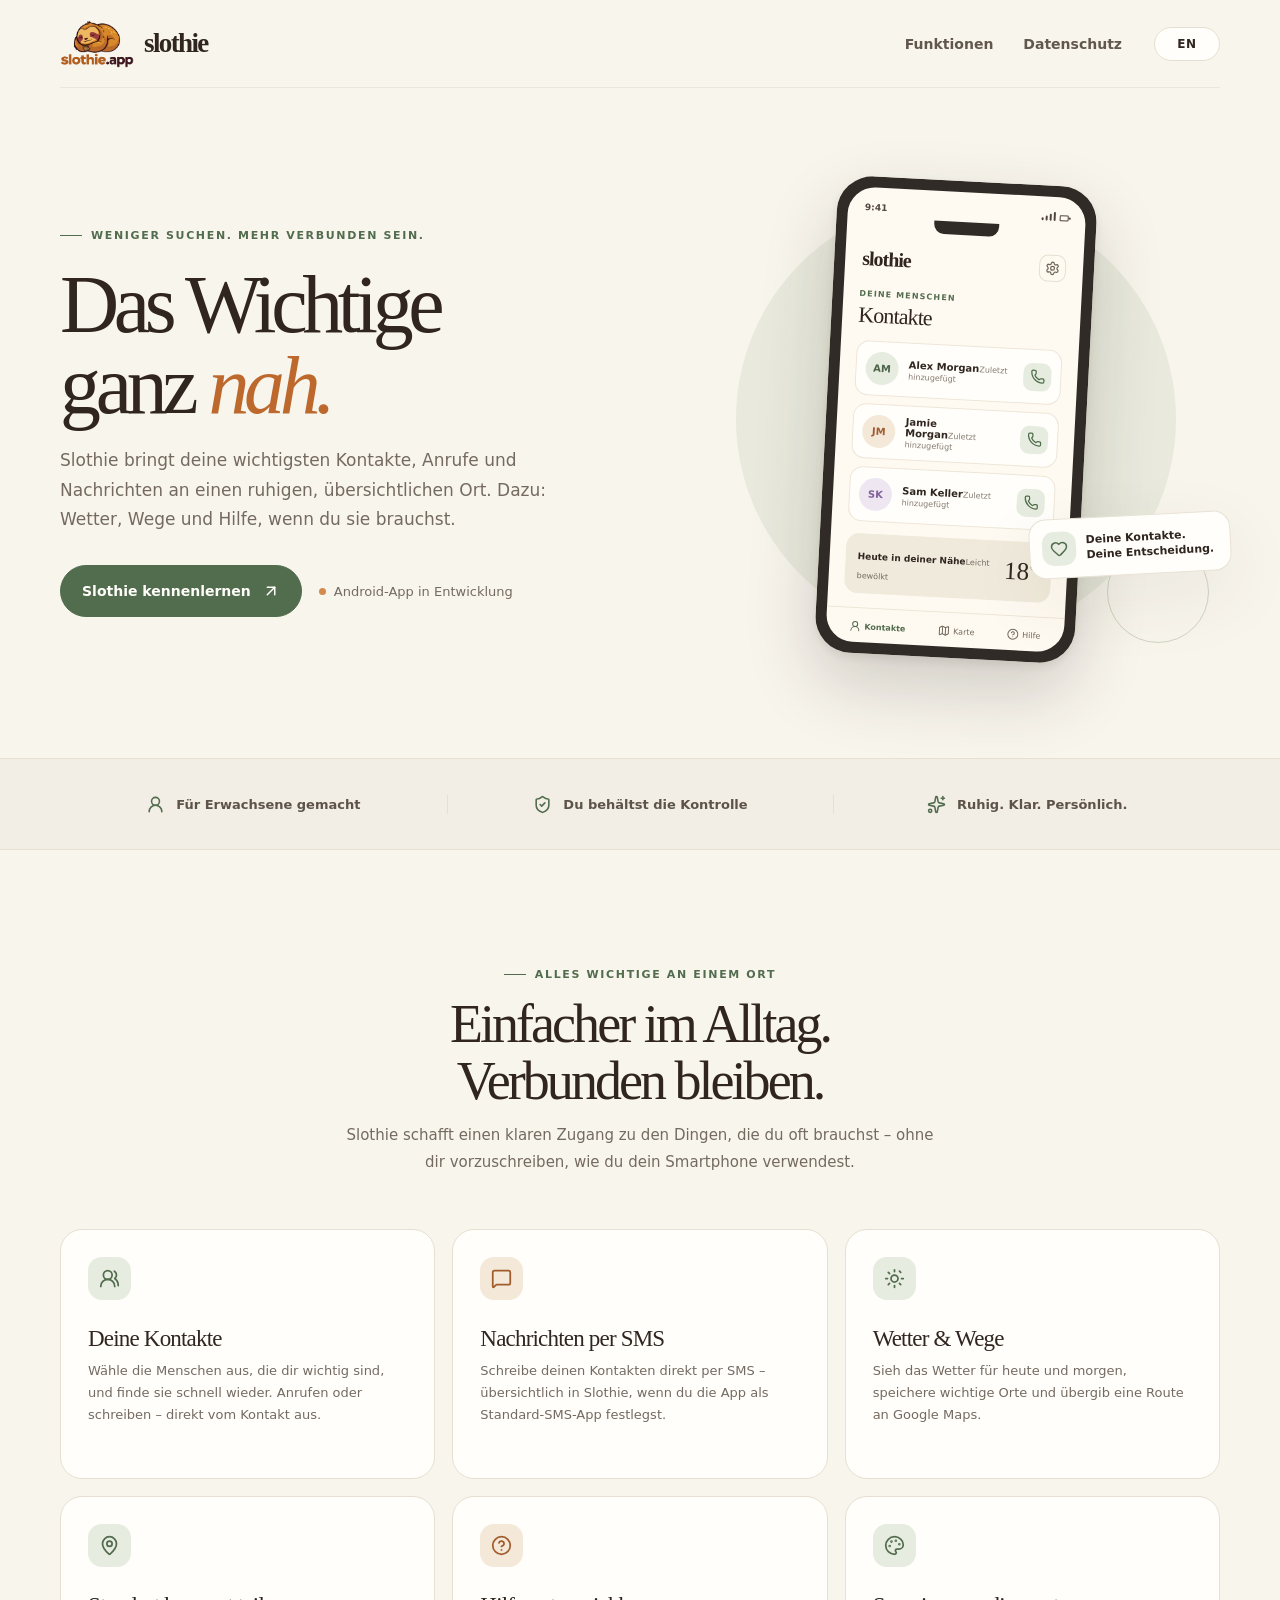
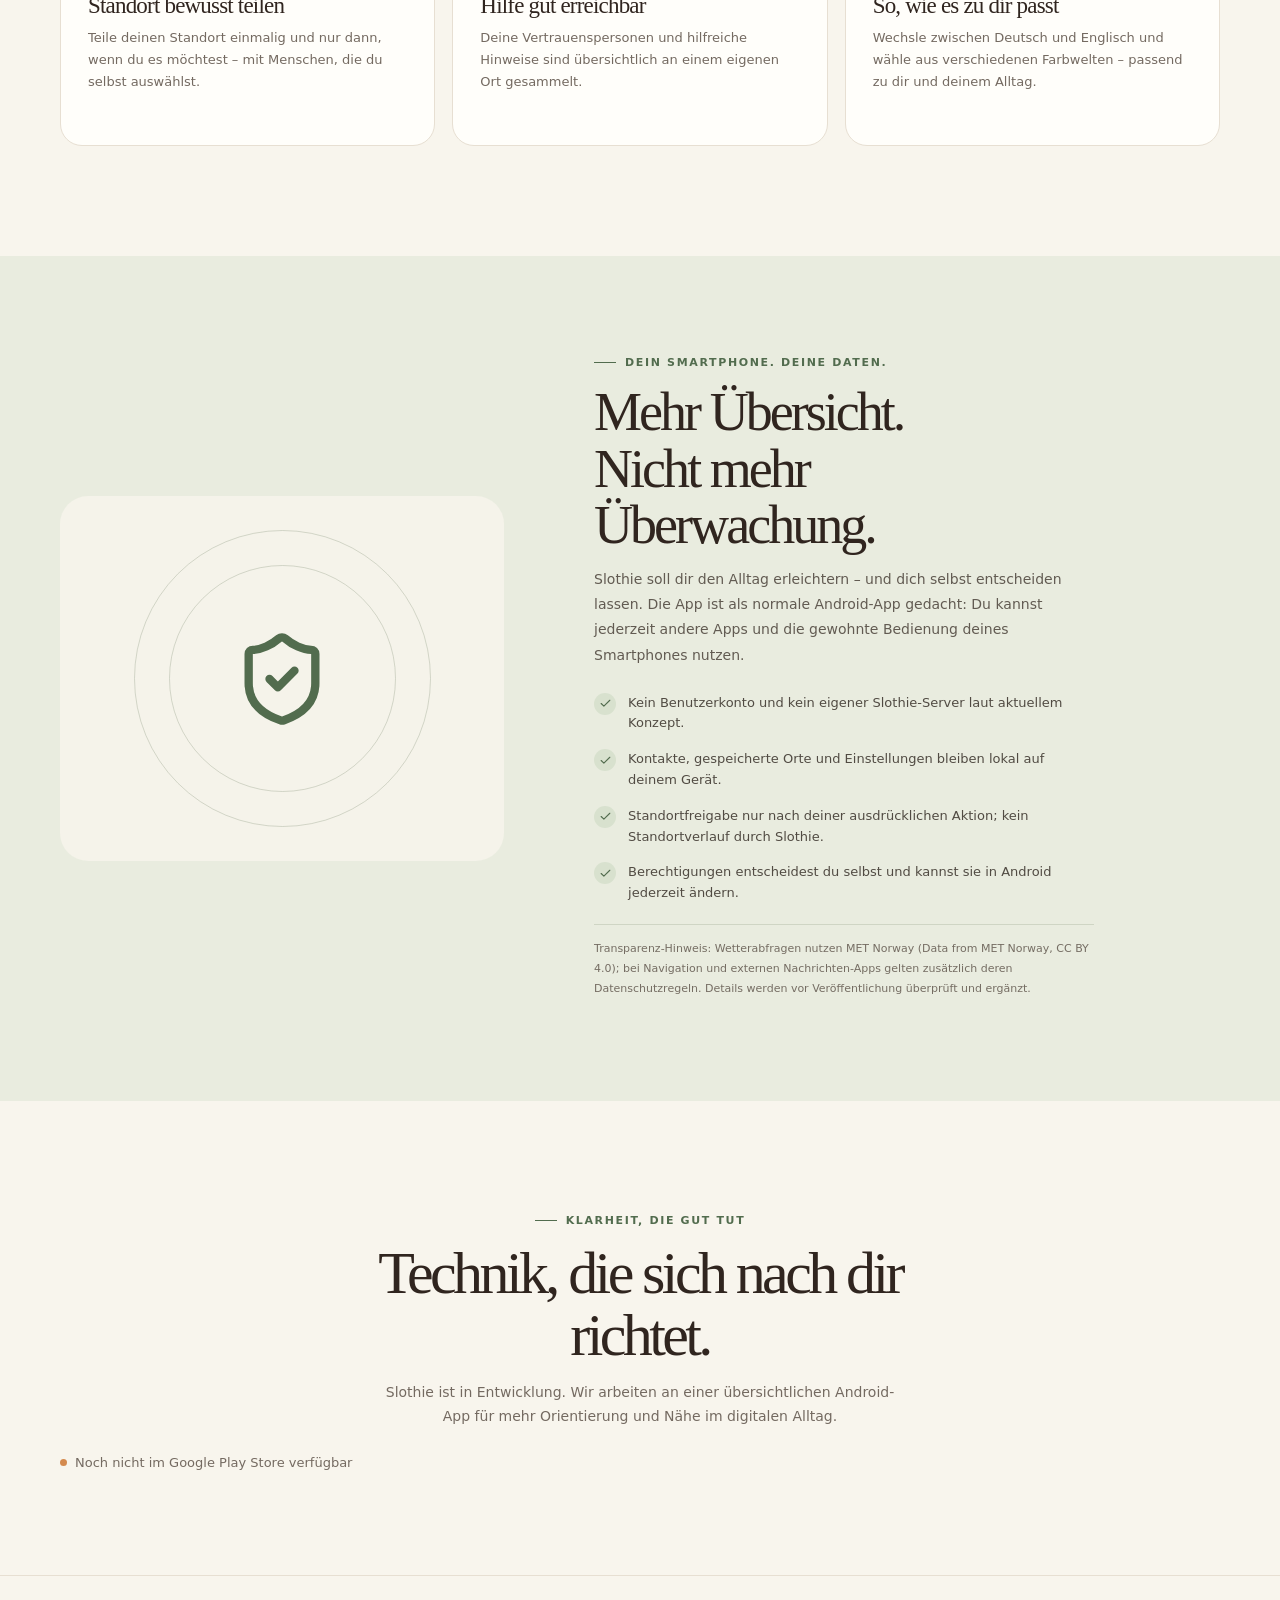
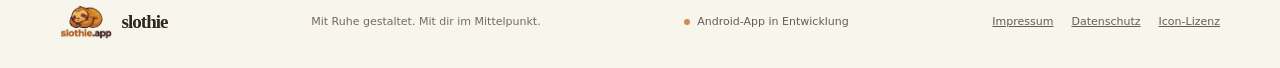
<file: index.html>
<!doctype html>
<html lang="de">
<head>
  <meta charset="utf-8">
  <meta name="viewport" content="width=device-width, initial-scale=1">
  <meta name="theme-color" content="#f8f5ed">
  <meta name="description" content="Slothie bringt wichtige Kontakte, Telefonie, Nachrichten, Wetter und Navigation übersichtlich auf deinem Android-Smartphone zusammen.">
  <title>Slothie — Das Wichtige ganz nah</title>
  <style>
    :root {
      color-scheme: light;
      --ink: #30251f;
      --muted: #746a61;
      --paper: #f8f5ed;
      --white: #fffefa;
      --green: #526c4e;
      --green-soft: #e6ecdf;
      --orange: #bd692d;
      --line: #e7dfd2;
      --shadow: 0 24px 70px #3b2d1c14;
      font-family: Inter, ui-sans-serif, system-ui, -apple-system, BlinkMacSystemFont, "Segoe UI", sans-serif;
      font-synthesis: none;
      text-rendering: optimizeLegibility;
      -webkit-font-smoothing: antialiased;
    }

    * { box-sizing: border-box; }
    html { scroll-behavior: smooth; }
    body { margin: 0; color: var(--ink); background: var(--paper); }
    a { color: inherit; }
    button { font: inherit; }
    .skip-link {
      position: absolute;
      top: 12px;
      left: 12px;
      z-index: 10;
      padding: 10px 14px;
      transform: translateY(-150%);
      border-radius: 10px;
      color: var(--white);
      background: var(--ink);
    }
    .skip-link:focus { transform: translateY(0); }
    .shell { width: min(1160px, calc(100% - 48px)); margin-inline: auto; }
    .site-header { position: relative; z-index: 2; }
    .nav {
      min-height: 88px;
      display: flex;
      align-items: center;
      justify-content: space-between;
      gap: 24px;
      border-bottom: 1px solid #30251f12;
    }
    .brand {
      display: inline-flex;
      align-items: center;
      gap: 10px;
      color: var(--ink);
      font-family: Georgia, "Times New Roman", serif;
      font-size: 27px;
      font-weight: 700;
      letter-spacing: -.06em;
      text-decoration: none;
    }
    .brand-mark {
      width: auto;
      height: 48px;
    }
    .nav-right, .nav-links { display: flex; align-items: center; }
    .nav-right { gap: 32px; }
    .nav-links { gap: 30px; }
    .nav-links a {
      color: #62574e;
      font-size: 14px;
      font-weight: 550;
      text-decoration: none;
    }
    .nav-links a:hover { color: var(--green); }
    .language-toggle {
      min-width: 66px;
      padding: 9px 12px;
      border: 1px solid var(--line);
      border-radius: 999px;
      color: var(--ink);
      background: var(--white);
      font-size: 12px;
      font-weight: 750;
      letter-spacing: .06em;
      cursor: pointer;
      transition: border-color .2s, background .2s;
    }
    .language-toggle:hover { border-color: #a9b49f; background: var(--green-soft); }
    :focus-visible { outline: 3px solid #78966f; outline-offset: 4px; }

    .hero {
      min-height: 670px;
      display: grid;
      grid-template-columns: 1.04fr .96fr;
      align-items: center;
      gap: 58px;
      padding-block: 64px 72px;
    }
    .hero-copy { max-width: 570px; padding-block: 20px; }
    .eyebrow {
      display: inline-flex;
      align-items: center;
      gap: 9px;
      color: var(--green);
      font-size: 11px;
      font-weight: 800;
      letter-spacing: .15em;
      text-transform: uppercase;
    }
    .eyebrow::before {
      width: 22px;
      height: 1px;
      content: "";
      background: currentColor;
    }
    h1, h2, h3, p { margin-top: 0; }
    h1, h2, h3 { font-family: Georgia, "Times New Roman", serif; font-weight: 500; }
    h1 {
      max-width: 610px;
      margin: 22px 0 20px;
      font-size: clamp(54px, 6.4vw, 82px);
      letter-spacing: -.065em;
      line-height: .99;
    }
    h1 em { color: var(--orange); font-weight: 500; }
    .hero-lede {
      max-width: 490px;
      margin-bottom: 30px;
      color: var(--muted);
      font-size: 17px;
      line-height: 1.75;
    }
    .hero-actions { display: flex; align-items: center; gap: 17px; flex-wrap: wrap; }
    .icon { display: block; width: 1em; height: 1em; flex: none; }
    .button {
      min-height: 52px;
      display: inline-flex;
      align-items: center;
      justify-content: center;
      gap: 11px;
      padding: 0 21px;
      border: 1px solid var(--green);
      border-radius: 999px;
      color: var(--white);
      background: var(--green);
      font-size: 14px;
      font-weight: 700;
      text-decoration: none;
      transition: transform .2s, background .2s;
    }
    .button:hover { transform: translateY(-2px); background: #40583d; }
    .button .arrow { font-size: 18px; line-height: 1; }
    .availability {
      display: flex;
      align-items: center;
      gap: 8px;
      color: var(--muted);
      font-size: 13px;
    }
    .availability::before {
      width: 7px;
      height: 7px;
      border-radius: 50%;
      content: "";
      background: #d48a4e;
    }
    .hero-visual {
      min-height: 488px;
      position: relative;
      display: grid;
      place-items: center;
      isolation: isolate;
    }
    .hero-visual::before {
      position: absolute;
      z-index: -2;
      width: min(440px, 94%);
      aspect-ratio: 1;
      border-radius: 50%;
      content: "";
      background: #e9eadd;
    }
    .hero-visual::after {
      position: absolute;
      z-index: -1;
      right: 2%;
      bottom: 4%;
      width: 100px;
      height: 100px;
      border: 1px solid #9aab8c70;
      border-radius: 50%;
      content: "";
    }
    .phone {
      width: 260px;
      min-height: 472px;
      padding: 10px;
      transform: rotate(3deg);
      border: 1px solid #3b2d1c20;
      border-radius: 36px;
      background: #312b27;
      box-shadow: 0 30px 70px #30251f32, 0 4px 8px #30251f16;
    }
    .phone-screen {
      min-height: 452px;
      overflow: hidden;
      border-radius: 27px;
      background: #fffaf1;
    }
    .phone-status {
      display: flex;
      justify-content: space-between;
      padding: 15px 17px 5px;
      color: #4f453d;
      font-size: 9px;
      font-weight: 750;
    }
    .phone-status-icons { display: flex; align-items: end; gap: 2px; height: 9px; }
    .phone-status-icons i { width: 2px; border-radius: 1px; background: currentColor; }
    .phone-status-icons i:nth-child(1) { height: 3px; }
    .phone-status-icons i:nth-child(2) { height: 5px; }
    .phone-status-icons i:nth-child(3) { height: 7px; }
    .phone-status-icons i:nth-child(4) { height: 9px; }
    .phone-battery { width: 9px; height: 6px; margin-left: 2px; border: 1px solid currentColor; border-radius: 1px; position: relative; }
    .phone-battery::after { position: absolute; top: 1px; right: -3px; width: 2px; height: 2px; content: ""; background: currentColor; }
    .phone-notch { width: 65px; height: 13px; margin: 0 auto 8px; border-radius: 0 0 10px 10px; background: #312b27; }
    .phone-head { display: flex; align-items: center; justify-content: space-between; padding: 7px 17px 15px; }
    .phone-brand { font-family: Georgia, "Times New Roman", serif; font-size: 20px; font-weight: 700; letter-spacing: -.05em; }
    .phone-settings { width: 27px; height: 27px; display: grid; place-items: center; border: 1px solid #e7dfd2; border-radius: 9px; color: #71665c; }
    .phone-settings .icon { width: 15px; height: 15px; }
    .phone-content { padding: 0 16px; }
    .phone-label { margin: 2px 0 4px; color: var(--green); font-size: 8px; font-weight: 800; letter-spacing: .14em; text-transform: uppercase; }
    .phone-title { margin: 0 0 12px; font-family: Georgia, "Times New Roman", serif; font-size: 22px; letter-spacing: -.04em; }
    .contact-card {
      display: flex;
      align-items: center;
      gap: 10px;
      padding: 10px 9px;
      margin-bottom: 8px;
      border: 1px solid #eee6d8;
      border-radius: 13px;
      background: #fffefa;
    }
    .avatar { width: 33px; height: 33px; display: grid; place-items: center; border-radius: 50%; color: #4d644a; background: #e6ecdf; font-size: 10px; font-weight: 800; }
    .contact-name { flex: 1; font-size: 10px; font-weight: 750; }
    .contact-sub { margin-top: 3px; color: #877c71; font-size: 8px; font-weight: 450; }
    .phone-action { width: 28px; height: 28px; display: grid; place-items: center; border-radius: 9px; color: #4f6d4a; background: #e6ecdf; }
    .phone-action .icon { width: 15px; height: 15px; }
    .weather-card {
      display: flex;
      align-items: center;
      justify-content: space-between;
      padding: 11px 12px;
      margin-top: 12px;
      border-radius: 13px;
      background: #f0eadc;
    }
    .weather-city { font-size: 9px; font-weight: 750; }
    .weather-copy { margin-top: 3px; color: #746a61; font-size: 8px; }
    .weather-temp { font-family: Georgia, "Times New Roman", serif; font-size: 25px; }
    .phone-tabs { display: flex; justify-content: space-around; padding: 12px 7px 10px; margin-top: 14px; border-top: 1px solid #eee6d8; color: #73695e; font-size: 8px; }
    .phone-tabs span { display: inline-flex; align-items: center; gap: 3px; }
    .phone-tabs .icon { width: 12px; height: 12px; }
    .phone-tabs span:first-child { color: var(--green); font-weight: 800; }
    .float-note {
      position: absolute;
      right: -2%;
      bottom: 18%;
      display: flex;
      align-items: center;
      gap: 10px;
      padding: 12px 16px 12px 12px;
      border: 1px solid #e9e2d6;
      border-radius: 17px;
      background: var(--white);
      box-shadow: var(--shadow);
      font-size: 11px;
      font-weight: 700;
      line-height: 1.4;
      transform: rotate(-3deg);
    }
    .float-icon { width: 34px; height: 34px; display: grid; place-items: center; border-radius: 12px; color: var(--green); background: var(--green-soft); }
    .float-icon .icon { width: 18px; height: 18px; }

    .trust-strip { border-block: 1px solid var(--line); background: #f2eee5; }
    .trust-inner { min-height: 90px; display: grid; grid-template-columns: repeat(3, 1fr); align-items: center; }
    .trust-item { display: flex; justify-content: center; align-items: center; gap: 11px; color: #5d534a; font-size: 13px; font-weight: 650; }
    .trust-item + .trust-item { border-left: 1px solid var(--line); }
    .trust-icon { color: var(--green); }
    .trust-icon .icon { width: 19px; height: 19px; }

    .section { padding-block: 110px; }
    .section-heading { max-width: 610px; margin: 0 auto 54px; text-align: center; }
    .section-heading .eyebrow { justify-content: center; }
    .section-heading h2, .privacy-copy h2 {
      margin: 15px 0 13px;
      font-size: clamp(38px, 4.5vw, 54px);
      letter-spacing: -.055em;
      line-height: 1.05;
    }
    .section-heading p { margin: 0; color: var(--muted); font-size: 15px; line-height: 1.75; }
    .feature-grid { display: grid; grid-template-columns: repeat(3, 1fr); gap: 17px; }
    .feature-card {
      min-height: 250px;
      padding: 27px 27px 25px;
      border: 1px solid var(--line);
      border-radius: 22px;
      background: var(--white);
      transition: transform .2s, box-shadow .2s;
    }
    .feature-card:hover { transform: translateY(-4px); box-shadow: var(--shadow); }
    .feature-icon { width: 43px; height: 43px; display: grid; place-items: center; margin-bottom: 26px; border-radius: 14px; color: var(--green); background: var(--green-soft); font-size: 20px; }
    .feature-card:nth-child(2) .feature-icon, .feature-card:nth-child(5) .feature-icon { color: #a25b2b; background: #f4e8d9; }
    .feature-icon .icon { width: 21px; height: 21px; }
    .feature-card h3 { margin: 0 0 8px; font-size: 23px; letter-spacing: -.035em; }
    .feature-card p { margin: 0; color: var(--muted); font-size: 13px; line-height: 1.7; }

    .privacy { padding-block: 92px; background: #e9ecdf; }
    .privacy-layout { display: grid; grid-template-columns: .83fr 1.17fr; align-items: center; gap: 90px; }
    .privacy-art {
      min-height: 365px;
      position: relative;
      display: grid;
      place-items: center;
      overflow: hidden;
      border-radius: 28px;
      background: #f5f3ea;
    }
    .privacy-art::before, .privacy-art::after { position: absolute; width: 225px; height: 225px; border: 1px solid #89977f55; border-radius: 50%; content: ""; }
    .privacy-art::after { width: 295px; height: 295px; }
    .privacy-shield { position: relative; z-index: 1; width: 126px; height: 145px; display: grid; place-items: center; color: var(--green); }
    .privacy-shield .icon { width: 100px; height: 100px; }
    .privacy-copy { max-width: 500px; }
    .privacy-copy h2 { margin-top: 15px; }
    .privacy-copy > p { color: #625b52; font-size: 14px; line-height: 1.8; }
    .privacy-list { display: grid; gap: 15px; padding: 0; margin: 25px 0 0; list-style: none; }
    .privacy-list li { display: grid; grid-template-columns: 23px 1fr; gap: 11px; color: #514b43; font-size: 13px; line-height: 1.6; }
    .privacy-check { width: 22px; height: 22px; display: grid; place-items: center; border-radius: 50%; color: var(--green); background: #d8e1ce; }
    .privacy-check .icon { width: 13px; height: 13px; }
    .privacy-note { padding-top: 14px; margin-top: 20px; border-top: 1px solid #cfd5c4; color: #756d63 !important; font-size: 11px !important; }

    .closing { padding-block: 105px; text-align: center; }
    .closing h2 { max-width: 660px; margin: 16px auto 14px; font-size: clamp(42px, 5vw, 60px); letter-spacing: -.06em; line-height: 1.02; }
    .closing p { max-width: 530px; margin: 0 auto 26px; color: var(--muted); font-size: 14px; line-height: 1.75; }
    .site-footer { border-top: 1px solid var(--line); }
    .footer-inner { min-height: 92px; display: flex; align-items: center; justify-content: space-between; gap: 20px; }
    .footer-brand { display: flex; align-items: center; gap: 9px; font-family: Georgia, "Times New Roman", serif; font-size: 19px; font-weight: 700; letter-spacing: -.05em; }
    .footer-brand img { width: auto; height: 34px; }
    .footer-copy { color: var(--muted); font-size: 11px; }
    .footer-links { display: flex; gap: 18px; font-size: 11px; }
    .footer-links a { color: #665c52; }
    .footer-status { display: flex; align-items: center; gap: 7px; color: #665c52; font-size: 11px; }
    .footer-status::before { width: 6px; height: 6px; border-radius: 50%; content: ""; background: #d48a4e; }

    @media (max-width: 850px) {
      .nav { min-height: 76px; }
      .nav-right { gap: 17px; }
      .nav-links { gap: 18px; }
      .hero { min-height: 590px; grid-template-columns: 1fr .85fr; gap: 25px; padding-block: 50px; }
      .hero-visual { min-height: 430px; }
      .phone { transform: scale(.9) rotate(3deg); }
      .float-note { right: -5%; }
      .privacy-layout { grid-template-columns: .9fr 1.1fr; gap: 45px; }
      .privacy-art { min-height: 320px; }
    }
    @media (max-width: 640px) {
      .shell { width: min(100% - 36px, 460px); }
      .nav { min-height: 70px; }
      .brand { font-size: 24px; }
      .brand-mark { height: 42px; }
      .nav-right { gap: 12px; }
      .nav-links { display: none; }
      .language-toggle { min-width: 59px; padding: 8px 10px; }
      .hero { min-height: auto; grid-template-columns: 1fr; gap: 8px; padding-block: 58px 56px; }
      h1 { max-width: 480px; margin-top: 17px; font-size: clamp(52px, 14vw, 72px); }
      .hero-lede { font-size: 15px; }
      .hero-visual { min-height: 430px; margin-top: 9px; }
      .phone { transform: scale(.86) rotate(3deg); }
      .float-note { right: -1%; bottom: 15%; }
      .trust-inner { grid-template-columns: 1fr; padding-block: 8px; }
      .trust-item { justify-content: flex-start; min-height: 48px; padding-inline: 4px; font-size: 12px; }
      .trust-item + .trust-item { border-top: 1px solid var(--line); border-left: 0; }
      .section { padding-block: 78px; }
      .section-heading { margin-bottom: 32px; }
      .section-heading h2, .privacy-copy h2 { font-size: 42px; }
      .feature-grid { grid-template-columns: 1fr; gap: 12px; }
      .feature-card { min-height: auto; padding: 22px; }
      .feature-icon { margin-bottom: 19px; }
      .privacy { padding-block: 62px; }
      .privacy-layout { grid-template-columns: 1fr; gap: 32px; }
      .privacy-art { min-height: 235px; }
      .privacy-art::before { width: 165px; height: 165px; }
      .privacy-art::after { width: 220px; height: 220px; }
      .privacy-shield { transform: scale(.78); }
      .closing { padding-block: 78px; }
      .closing h2 { font-size: 46px; }
      .footer-inner { min-height: 112px; flex-wrap: wrap; justify-content: space-between; padding-block: 19px; }
      .footer-copy { order: 1; flex-basis: 100%; }
      .footer-links { order: 2; flex-basis: 100%; }
    }
    @media (prefers-reduced-motion: reduce) {
      *, *::before, *::after { scroll-behavior: auto !important; transition-duration: .01ms !important; }
    }
  </style>
</head>
<body>
  <a class="skip-link" href="#main" data-i18n="skip">Zum Inhalt springen</a>
  <header class="site-header">
    <nav class="nav shell" aria-label="Hauptnavigation">
      <a class="brand" href="#" aria-label="Slothie Startseite" data-i18n-aria="brandAria">
        <img class="brand-mark" src="logo.png" alt="">
        <span>slothie</span>
      </a>
      <div class="nav-right">
        <div class="nav-links">
          <a href="#features" data-i18n="navFeatures">Funktionen</a>
          <a href="#privacy" data-i18n="navPrivacy">Datenschutz</a>
        </div>
        <button class="language-toggle" type="button" aria-label="Switch to English" aria-pressed="false">EN</button>
      </div>
    </nav>
  </header>

  <main id="main">
    <section class="hero shell" aria-labelledby="hero-title">
      <div class="hero-copy">
        <span class="eyebrow" data-i18n="heroEyebrow">Weniger suchen. Mehr verbunden sein.</span>
        <h1 id="hero-title" data-i18n="heroTitle">Das Wichtige<br>ganz <em>nah.</em></h1>
        <p class="hero-lede" data-i18n="heroLede">Slothie bringt deine wichtigsten Kontakte, Anrufe und Nachrichten an einen ruhigen, übersichtlichen Ort. Dazu: Wetter, Wege und Hilfe, wenn du sie brauchst.</p>
        <div class="hero-actions">
          <a class="button" href="#features"><span data-i18n="heroButton">Slothie kennenlernen</span><span class="arrow" aria-hidden="true"><svg class="icon" viewBox="0 0 24 24" fill="none" stroke="currentColor" stroke-width="2" stroke-linecap="round" stroke-linejoin="round"><path d="M7 7h10v10" /><path d="M7 17 17 7" /></svg></span></a>
          <span class="availability" data-i18n="availability">Android-App in Entwicklung</span>
        </div>
      </div>

      <div class="hero-visual" role="img" aria-label="Vorschau der Slothie-App auf einem Smartphone" data-i18n-aria="heroImageAria">
        <div class="phone" aria-hidden="true">
          <div class="phone-screen">
            <div class="phone-status"><span>9:41</span><span class="phone-status-icons" aria-hidden="true"><i></i><i></i><i></i><i></i><span class="phone-battery"></span></span></div>
            <div class="phone-notch"></div>
            <div class="phone-head"><span class="phone-brand">slothie</span><span class="phone-settings"><svg class="icon" aria-hidden="true" viewBox="0 0 24 24" fill="none" stroke="currentColor" stroke-width="2" stroke-linecap="round" stroke-linejoin="round"><path d="M9.671 4.136a2.34 2.34 0 0 1 4.659 0 2.34 2.34 0 0 0 3.319 1.915 2.34 2.34 0 0 1 2.33 4.033 2.34 2.34 0 0 0 0 3.831 2.34 2.34 0 0 1-2.33 4.033 2.34 2.34 0 0 0-3.319 1.915 2.34 2.34 0 0 1-4.659 0 2.34 2.34 0 0 0-3.32-1.915 2.34 2.34 0 0 1-2.33-4.033 2.34 2.34 0 0 0 0-3.831A2.34 2.34 0 0 1 6.35 6.051a2.34 2.34 0 0 0 3.319-1.915" /><circle cx="12" cy="12" r="3" /></svg></span></div>
            <div class="phone-content">
              <p class="phone-label" data-i18n="mockEyebrow">Deine Menschen</p>
              <h2 class="phone-title" data-i18n="mockTitle">Kontakte</h2>
              <div class="contact-card"><span class="avatar">AM</span><span class="contact-name"><span data-i18n="mockContact1">Alex Morgan</span><span class="contact-sub" data-i18n="mockContactSub">Zuletzt hinzugefügt</span></span><span class="phone-action" aria-hidden="true"><svg class="icon" viewBox="0 0 24 24" fill="none" stroke="currentColor" stroke-width="2" stroke-linecap="round" stroke-linejoin="round"><path d="M13.832 16.568a1 1 0 0 0 1.213-.303l.355-.465A2 2 0 0 1 17 15h3a2 2 0 0 1 2 2v3a2 2 0 0 1-2 2A18 18 0 0 1 2 4a2 2 0 0 1 2-2h3a2 2 0 0 1 2 2v3a2 2 0 0 1-.8 1.6l-.468.351a1 1 0 0 0-.292 1.233 14 14 0 0 0 6.392 6.384" /></svg></span></div>
              <div class="contact-card"><span class="avatar" style="color:#a15d32;background:#f4e8d9">JM</span><span class="contact-name"><span data-i18n="mockContact2">Jamie Morgan</span><span class="contact-sub" data-i18n="mockContactSub">Zuletzt hinzugefügt</span></span><span class="phone-action" aria-hidden="true"><svg class="icon" viewBox="0 0 24 24" fill="none" stroke="currentColor" stroke-width="2" stroke-linecap="round" stroke-linejoin="round"><path d="M13.832 16.568a1 1 0 0 0 1.213-.303l.355-.465A2 2 0 0 1 17 15h3a2 2 0 0 1 2 2v3a2 2 0 0 1-2 2A18 18 0 0 1 2 4a2 2 0 0 1 2-2h3a2 2 0 0 1 2 2v3a2 2 0 0 1-.8 1.6l-.468.351a1 1 0 0 0-.292 1.233 14 14 0 0 0 6.392 6.384" /></svg></span></div>
              <div class="contact-card"><span class="avatar" style="color:#806098;background:#eee7f2">SK</span><span class="contact-name"><span data-i18n="mockContact3">Sam Keller</span><span class="contact-sub" data-i18n="mockContactSub">Zuletzt hinzugefügt</span></span><span class="phone-action" aria-hidden="true"><svg class="icon" viewBox="0 0 24 24" fill="none" stroke="currentColor" stroke-width="2" stroke-linecap="round" stroke-linejoin="round"><path d="M13.832 16.568a1 1 0 0 0 1.213-.303l.355-.465A2 2 0 0 1 17 15h3a2 2 0 0 1 2 2v3a2 2 0 0 1-2 2A18 18 0 0 1 2 4a2 2 0 0 1 2-2h3a2 2 0 0 1 2 2v3a2 2 0 0 1-.8 1.6l-.468.351a1 1 0 0 0-.292 1.233 14 14 0 0 0 6.392 6.384" /></svg></span></div>
              <div class="weather-card"><span><span class="weather-city" data-i18n="mockWeatherCity">Heute in deiner Nähe</span><span class="weather-copy" data-i18n="mockWeather">Leicht bewölkt</span></span><span class="weather-temp">18°</span></div>
            </div>
            <div class="phone-tabs"><span><svg class="icon" aria-hidden="true" viewBox="0 0 24 24" fill="none" stroke="currentColor" stroke-width="2" stroke-linecap="round" stroke-linejoin="round"><circle cx="12" cy="8" r="5" /><path d="M20 21a8 8 0 0 0-16 0" /></svg><span data-i18n="mockTabContacts">Kontakte</span></span><span><svg class="icon" aria-hidden="true" viewBox="0 0 24 24" fill="none" stroke="currentColor" stroke-width="2" stroke-linecap="round" stroke-linejoin="round"><path d="M14.106 5.553a2 2 0 0 0 1.788 0l3.659-1.83A1 1 0 0 1 21 4.619v12.764a1 1 0 0 1-.553.894l-4.553 2.277a2 2 0 0 1-1.788 0l-4.212-2.106a2 2 0 0 0-1.788 0l-3.659 1.83A1 1 0 0 1 3 19.381V6.618a1 1 0 0 1 .553-.894l4.553-2.277a2 2 0 0 1 1.788 0z" /><path d="M15 5.764v15" /><path d="M9 3.236v15" /></svg><span data-i18n="mockTabMap">Karte</span></span><span><svg class="icon" aria-hidden="true" viewBox="0 0 24 24" fill="none" stroke="currentColor" stroke-width="2" stroke-linecap="round" stroke-linejoin="round"><circle cx="12" cy="12" r="10" /><path d="M9.09 9a3 3 0 0 1 5.83 1c0 2-3 3-3 3" /><path d="M12 17h.01" /></svg><span data-i18n="mockTabHelp">Hilfe</span></span></div>
          </div>
        </div>
        <div class="float-note"><span class="float-icon" aria-hidden="true"><svg class="icon" viewBox="0 0 24 24" fill="none" stroke="currentColor" stroke-width="2" stroke-linecap="round" stroke-linejoin="round"><path d="M2 9.5a5.5 5.5 0 0 1 9.591-3.676.56.56 0 0 0 .818 0A5.49 5.49 0 0 1 22 9.5c0 2.29-1.5 4-3 5.5l-5.492 5.313a2 2 0 0 1-3 .019L5 15c-1.5-1.5-3-3.2-3-5.5" /></svg></span><span data-i18n="floatNote">Deine Kontakte.<br>Deine Entscheidung.</span></div>
      </div>
    </section>

    <section class="trust-strip" aria-label="Slothie-Grundsätze">
      <div class="trust-inner shell">
        <div class="trust-item"><span class="trust-icon" aria-hidden="true"><svg class="icon" viewBox="0 0 24 24" fill="none" stroke="currentColor" stroke-width="2" stroke-linecap="round" stroke-linejoin="round"><circle cx="12" cy="8" r="5" /><path d="M20 21a8 8 0 0 0-16 0" /></svg></span><span data-i18n="trust1">Für Erwachsene gemacht</span></div>
        <div class="trust-item"><span class="trust-icon" aria-hidden="true"><svg class="icon" viewBox="0 0 24 24" fill="none" stroke="currentColor" stroke-width="2" stroke-linecap="round" stroke-linejoin="round"><path d="M20 13c0 5-3.5 7.5-7.66 8.95a1 1 0 0 1-.67-.01C7.5 20.5 4 18 4 13V6a1 1 0 0 1 1-1c2 0 4.5-1.2 6.24-2.72a1.17 1.17 0 0 1 1.52 0C14.51 3.81 17 5 19 5a1 1 0 0 1 1 1z" /><path d="m9 12 2 2 4-4" /></svg></span><span data-i18n="trust2">Du behältst die Kontrolle</span></div>
        <div class="trust-item"><span class="trust-icon" aria-hidden="true"><svg class="icon" viewBox="0 0 24 24" fill="none" stroke="currentColor" stroke-width="2" stroke-linecap="round" stroke-linejoin="round"><path d="M11.017 2.814a1 1 0 0 1 1.966 0l1.051 5.558a2 2 0 0 0 1.594 1.594l5.558 1.051a1 1 0 0 1 0 1.966l-5.558 1.051a2 2 0 0 0-1.594 1.594l-1.051 5.558a1 1 0 0 1-1.966 0l-1.051-5.558a2 2 0 0 0-1.594-1.594l-5.558-1.051a1 1 0 0 1 0-1.966l5.558-1.051a2 2 0 0 0 1.594-1.594z" /><path d="M20 2v4" /><path d="M22 4h-4" /><circle cx="4" cy="20" r="2" /></svg></span><span data-i18n="trust3">Ruhig. Klar. Persönlich.</span></div>
      </div>
    </section>

    <section class="section shell" id="features" aria-labelledby="features-title">
      <div class="section-heading">
        <span class="eyebrow" data-i18n="featuresEyebrow">Alles Wichtige an einem Ort</span>
        <h2 id="features-title" data-i18n="featuresTitle">Einfacher im Alltag.<br>Verbunden bleiben.</h2>
        <p data-i18n="featuresIntro">Slothie schafft einen klaren Zugang zu den Dingen, die du oft brauchst – ohne dir vorzuschreiben, wie du dein Smartphone verwendest.</p>
      </div>
      <div class="feature-grid">
        <article class="feature-card">
          <span class="feature-icon" aria-hidden="true"><svg class="icon" viewBox="0 0 24 24" fill="none" stroke="currentColor" stroke-width="2" stroke-linecap="round" stroke-linejoin="round"><path d="M18 21a8 8 0 0 0-16 0" /><circle cx="10" cy="8" r="5" /><path d="M22 20c0-3.37-2-6.5-4-8a5 5 0 0 0-.45-8.3" /></svg></span>
          <h3 data-i18n="featureContactsTitle">Deine Kontakte</h3>
          <p data-i18n="featureContactsCopy">Wähle die Menschen aus, die dir wichtig sind, und finde sie schnell wieder. Anrufen oder schreiben – direkt vom Kontakt aus.</p>
        </article>
        <article class="feature-card">
          <span class="feature-icon" aria-hidden="true"><svg class="icon" viewBox="0 0 24 24" fill="none" stroke="currentColor" stroke-width="2" stroke-linecap="round" stroke-linejoin="round"><path d="M22 17a2 2 0 0 1-2 2H6.828a2 2 0 0 0-1.414.586l-2.202 2.202A.71.71 0 0 1 2 21.286V5a2 2 0 0 1 2-2h16a2 2 0 0 1 2 2z" /></svg></span>
          <h3 data-i18n="featureMessagesTitle">Nachrichten per SMS</h3>
          <p data-i18n="featureMessagesCopy">Schreibe deinen Kontakten direkt per SMS – übersichtlich in Slothie, wenn du die App als Standard-SMS-App festlegst.</p>
        </article>
        <article class="feature-card">
          <span class="feature-icon" aria-hidden="true"><svg class="icon" viewBox="0 0 24 24" fill="none" stroke="currentColor" stroke-width="2" stroke-linecap="round" stroke-linejoin="round"><circle cx="12" cy="12" r="4" /><path d="M12 2v2" /><path d="M12 20v2" /><path d="m4.93 4.93 1.41 1.41" /><path d="m17.66 17.66 1.41 1.41" /><path d="M2 12h2" /><path d="M20 12h2" /><path d="m6.34 17.66-1.41 1.41" /><path d="m19.07 4.93-1.41-1.41" /></svg></span>
          <h3 data-i18n="featureWeatherTitle">Wetter &amp; Wege</h3>
          <p data-i18n="featureWeatherCopy">Sieh das Wetter für heute und morgen, speichere wichtige Orte und übergib eine Route an Google Maps.</p>
        </article>
        <article class="feature-card">
          <span class="feature-icon" aria-hidden="true"><svg class="icon" viewBox="0 0 24 24" fill="none" stroke="currentColor" stroke-width="2" stroke-linecap="round" stroke-linejoin="round"><path d="M20 10c0 4.993-5.539 10.193-7.399 11.799a1 1 0 0 1-1.202 0C9.539 20.193 4 14.993 4 10a8 8 0 0 1 16 0" /><circle cx="12" cy="10" r="3" /></svg></span>
          <h3 data-i18n="featureLocationTitle">Standort bewusst teilen</h3>
          <p data-i18n="featureLocationCopy">Teile deinen Standort einmalig und nur dann, wenn du es möchtest – mit Menschen, die du selbst auswählst.</p>
        </article>
        <article class="feature-card">
          <span class="feature-icon" aria-hidden="true"><svg class="icon" viewBox="0 0 24 24" fill="none" stroke="currentColor" stroke-width="2" stroke-linecap="round" stroke-linejoin="round"><circle cx="12" cy="12" r="10" /><path d="M9.09 9a3 3 0 0 1 5.83 1c0 2-3 3-3 3" /><path d="M12 17h.01" /></svg></span>
          <h3 data-i18n="featureHelpTitle">Hilfe gut erreichbar</h3>
          <p data-i18n="featureHelpCopy">Deine Vertrauenspersonen und hilfreiche Hinweise sind übersichtlich an einem eigenen Ort gesammelt.</p>
        </article>
        <article class="feature-card">
          <span class="feature-icon" aria-hidden="true"><svg class="icon" viewBox="0 0 24 24" fill="none" stroke="currentColor" stroke-width="2" stroke-linecap="round" stroke-linejoin="round"><path d="M12 22a1 1 0 0 1 0-20 10 9 0 0 1 10 9 5 5 0 0 1-5 5h-2.25a1.75 1.75 0 0 0-1.4 2.8l.3.4a1.75 1.75 0 0 1-1.4 2.8z" /><circle cx="13.5" cy="6.5" r=".5" fill="currentColor" /><circle cx="17.5" cy="10.5" r=".5" fill="currentColor" /><circle cx="6.5" cy="12.5" r=".5" fill="currentColor" /><circle cx="8.5" cy="7.5" r=".5" fill="currentColor" /></svg></span>
          <h3 data-i18n="featurePersonalTitle">So, wie es zu dir passt</h3>
          <p data-i18n="featurePersonalCopy">Wechsle zwischen Deutsch und Englisch und wähle aus verschiedenen Farbwelten – passend zu dir und deinem Alltag.</p>
        </article>
      </div>
    </section>

    <section class="privacy" id="privacy" aria-labelledby="privacy-title">
      <div class="privacy-layout shell">
        <div class="privacy-art" role="img" aria-label="Symbol für Datenschutz und Sicherheit" data-i18n-aria="privacyImageAria">
          <div class="privacy-shield" aria-hidden="true"><svg class="icon" viewBox="0 0 24 24" fill="none" stroke="currentColor" stroke-width="2" stroke-linecap="round" stroke-linejoin="round"><path d="M20 13c0 5-3.5 7.5-7.66 8.95a1 1 0 0 1-.67-.01C7.5 20.5 4 18 4 13V6a1 1 0 0 1 1-1c2 0 4.5-1.2 6.24-2.72a1.17 1.17 0 0 1 1.52 0C14.51 3.81 17 5 19 5a1 1 0 0 1 1 1z" /><path d="m9 12 2 2 4-4" /></svg></div>
        </div>
        <div class="privacy-copy">
          <span class="eyebrow" data-i18n="privacyEyebrow">Dein Smartphone. Deine Daten.</span>
          <h2 id="privacy-title" data-i18n="privacyTitle">Mehr Übersicht.<br>Nicht mehr Überwachung.</h2>
          <p data-i18n="privacyIntro">Slothie soll dir den Alltag erleichtern – und dich selbst entscheiden lassen. Die App ist als normale Android-App gedacht: Du kannst jederzeit andere Apps und die gewohnte Bedienung deines Smartphones nutzen.</p>
          <ul class="privacy-list">
            <li><span class="privacy-check" aria-hidden="true"><svg class="icon" viewBox="0 0 24 24" fill="none" stroke="currentColor" stroke-width="2" stroke-linecap="round" stroke-linejoin="round"><path d="m20 6-11 11-5-5" /></svg></span><span data-i18n="privacyPoint1">Kein Benutzerkonto und kein eigener Slothie-Server laut aktuellem Konzept.</span></li>
            <li><span class="privacy-check" aria-hidden="true"><svg class="icon" viewBox="0 0 24 24" fill="none" stroke="currentColor" stroke-width="2" stroke-linecap="round" stroke-linejoin="round"><path d="m20 6-11 11-5-5" /></svg></span><span data-i18n="privacyPoint2">Kontakte, gespeicherte Orte und Einstellungen bleiben lokal auf deinem Gerät.</span></li>
            <li><span class="privacy-check" aria-hidden="true"><svg class="icon" viewBox="0 0 24 24" fill="none" stroke="currentColor" stroke-width="2" stroke-linecap="round" stroke-linejoin="round"><path d="m20 6-11 11-5-5" /></svg></span><span data-i18n="privacyPoint3">Standortfreigabe nur nach deiner ausdrücklichen Aktion; kein Standortverlauf durch Slothie.</span></li>
            <li><span class="privacy-check" aria-hidden="true"><svg class="icon" viewBox="0 0 24 24" fill="none" stroke="currentColor" stroke-width="2" stroke-linecap="round" stroke-linejoin="round"><path d="m20 6-11 11-5-5" /></svg></span><span data-i18n="privacyPoint4">Berechtigungen entscheidest du selbst und kannst sie in Android jederzeit ändern.</span></li>
          </ul>
          <p class="privacy-note" data-i18n="privacyNote">Transparenz-Hinweis: Wetterabfragen nutzen MET Norway (Data from MET Norway, CC BY 4.0); bei Navigation und externen Nachrichten-Apps gelten zusätzlich deren Datenschutzregeln. Details werden vor Veröffentlichung überprüft und ergänzt.</p>
        </div>
      </div>
    </section>

    <section class="closing shell" aria-labelledby="closing-title">
      <span class="eyebrow" data-i18n="closingEyebrow">Klarheit, die gut tut</span>
      <h2 id="closing-title" data-i18n="closingTitle">Technik, die sich nach dir richtet.</h2>
      <p data-i18n="closingCopy">Slothie ist in Entwicklung. Wir arbeiten an einer übersichtlichen Android-App für mehr Orientierung und Nähe im digitalen Alltag.</p>
      <span class="availability" data-i18n="closingStatus">Noch nicht im Google Play Store verfügbar</span>
    </section>
  </main>

  <footer class="site-footer">
    <div class="footer-inner shell">
      <div class="footer-brand"><img src="logo.png" alt=""><span>slothie</span></div>
      <span class="footer-copy" data-i18n="footerCopy">Mit Ruhe gestaltet. Mit dir im Mittelpunkt.</span>
      <span class="footer-status" data-i18n="footerStatus">Android-App in Entwicklung</span>
      <nav class="footer-links" aria-label="Rechtliches">
        <a href="impressum.html" data-i18n="footerImprint">Impressum</a>
        <a href="datenschutz.html" data-i18n="footerPrivacy">Datenschutz</a>
        <a href="LUCIDE-LICENSE.txt" data-i18n="footerIconLicense">Icon-Lizenz</a>
      </nav>
    </div>
  </footer>

  <script>
    const translations = {
      de: {
        brandAria: "Slothie Startseite",
        heroImageAria: "Vorschau der Slothie-App auf einem Smartphone",
        privacyImageAria: "Symbol für Datenschutz und Sicherheit",
        skip: "Zum Inhalt springen",
        navFeatures: "Funktionen",
        navPrivacy: "Datenschutz",
        heroEyebrow: "Weniger suchen. Mehr verbunden sein.",
        heroTitle: "Das Wichtige<br>ganz <em>nah.</em>",
        heroLede: "Slothie bringt deine wichtigsten Kontakte, Anrufe und Nachrichten an einen ruhigen, übersichtlichen Ort. Dazu: Wetter, Wege und Hilfe, wenn du sie brauchst.",
        heroButton: "Slothie kennenlernen",
        availability: "Android-App in Entwicklung",
        mockEyebrow: "Deine Menschen",
        mockTitle: "Kontakte",
        mockContact1: "Alex Morgan",
        mockContact2: "Jamie Morgan",
        mockContact3: "Sam Keller",
        mockContactSub: "Zuletzt hinzugefügt",
        mockWeatherCity: "Heute in deiner Nähe",
        mockWeather: "Leicht bewölkt",
        mockTabContacts: "Kontakte",
        mockTabMap: "Karte",
        mockTabHelp: "Hilfe",
        floatNote: "Deine Kontakte.<br>Deine Entscheidung.",
        trust1: "Für Erwachsene gemacht",
        trust2: "Du behältst die Kontrolle",
        trust3: "Ruhig. Klar. Persönlich.",
        featuresEyebrow: "Alles Wichtige an einem Ort",
        featuresTitle: "Einfacher im Alltag.<br>Verbunden bleiben.",
        featuresIntro: "Slothie schafft einen klaren Zugang zu den Dingen, die du oft brauchst – ohne dir vorzuschreiben, wie du dein Smartphone verwendest.",
        featureContactsTitle: "Deine Kontakte",
        featureContactsCopy: "Wähle die Menschen aus, die dir wichtig sind, und finde sie schnell wieder. Anrufen oder schreiben – direkt vom Kontakt aus.",
        featureMessagesTitle: "Nachrichten per SMS",
        featureMessagesCopy: "Schreibe deinen Kontakten direkt per SMS – übersichtlich in Slothie, wenn du die App als Standard-SMS-App festlegst.",
        featureWeatherTitle: "Wetter & Wege",
        featureWeatherCopy: "Sieh das Wetter für heute und morgen, speichere wichtige Orte und übergib eine Route an Google Maps.",
        featureLocationTitle: "Standort bewusst teilen",
        featureLocationCopy: "Teile deinen Standort einmalig und nur dann, wenn du es möchtest – mit Menschen, die du selbst auswählst.",
        featureHelpTitle: "Hilfe gut erreichbar",
        featureHelpCopy: "Deine Vertrauenspersonen und hilfreiche Hinweise sind übersichtlich an einem eigenen Ort gesammelt.",
        featurePersonalTitle: "So, wie es zu dir passt",
        featurePersonalCopy: "Wechsle zwischen Deutsch und Englisch und wähle aus verschiedenen Farbwelten – passend zu dir und deinem Alltag.",
        privacyEyebrow: "Dein Smartphone. Deine Daten.",
        privacyTitle: "Mehr Übersicht.<br>Nicht mehr Überwachung.",
        privacyIntro: "Slothie soll dir den Alltag erleichtern – und dich selbst entscheiden lassen. Die App ist als normale Android-App gedacht: Du kannst jederzeit andere Apps und die gewohnte Bedienung deines Smartphones nutzen.",
        privacyPoint1: "Kein Benutzerkonto und kein eigener Slothie-Server laut aktuellem Konzept.",
        privacyPoint2: "Kontakte, gespeicherte Orte und Einstellungen bleiben lokal auf deinem Gerät.",
        privacyPoint3: "Standortfreigabe nur nach deiner ausdrücklichen Aktion; kein Standortverlauf durch Slothie.",
        privacyPoint4: "Berechtigungen entscheidest du selbst und kannst sie in Android jederzeit ändern.",
        privacyNote: "Transparenz-Hinweis: Wetterabfragen nutzen MET Norway (Data from MET Norway, CC BY 4.0); bei Navigation und externen Nachrichten-Apps gelten zusätzlich deren Datenschutzregeln. Details werden vor Veröffentlichung überprüft und ergänzt.",
        closingEyebrow: "Klarheit, die gut tut",
        closingTitle: "Technik, die sich nach dir richtet.",
        closingCopy: "Slothie ist in Entwicklung. Wir arbeiten an einer übersichtlichen Android-App für mehr Orientierung und Nähe im digitalen Alltag.",
        closingStatus: "Noch nicht im Google Play Store verfügbar",
        footerCopy: "Mit Ruhe gestaltet. Mit dir im Mittelpunkt.",
        footerStatus: "Android-App in Entwicklung",
        footerImprint: "Impressum",
        footerPrivacy: "Datenschutz",
        footerIconLicense: "Icon-Lizenz"
      },
      en: {
        brandAria: "Slothie home",
        heroImageAria: "Preview of the Slothie app on a phone",
        privacyImageAria: "Privacy and security symbol",
        skip: "Skip to content",
        navFeatures: "Features",
        navPrivacy: "Privacy",
        heroEyebrow: "Less searching. More connection.",
        heroTitle: "What matters,<br><em>closer.</em>",
        heroLede: "Slothie brings your favourite people, calls and messages together in one calm, clear place. Plus weather, directions and a helping hand when you need them.",
        heroButton: "Get to know Slothie",
        availability: "Android app in development",
        mockEyebrow: "Your people",
        mockTitle: "Contacts",
        mockContact1: "Alex Morgan",
        mockContact2: "Jamie Morgan",
        mockContact3: "Sam Keller",
        mockContactSub: "Recently added",
        mockWeatherCity: "Today near you",
        mockWeather: "Partly cloudy",
        mockTabContacts: "People",
        mockTabMap: "Map",
        mockTabHelp: "Help",
        floatNote: "Your contacts.<br>Your choice.",
        trust1: "Made for adults",
        trust2: "You stay in control",
        trust3: "Calm. Clear. Personal.",
        featuresEyebrow: "The essentials, all in one place",
        featuresTitle: "A little easier,<br>every day.",
        featuresIntro: "Slothie gives you a clear way to reach the things you use most—without dictating how you use your phone.",
        featureContactsTitle: "Your people",
        featureContactsCopy: "Choose the people who matter to you and find them quickly. Call or message them right from their contact card.",
        featureMessagesTitle: "Messages by SMS",
        featureMessagesCopy: "Text your contacts by SMS, clearly laid out in Slothie when you set it as your default SMS app.",
        featureWeatherTitle: "Weather & directions",
        featureWeatherCopy: "Check today's and tomorrow's forecast, save favourite places and open a route in Google Maps.",
        featureLocationTitle: "Share your location, your choice",
        featureLocationCopy: "Share your location once, only when you choose, and only with people you select.",
        featureHelpTitle: "Help close at hand",
        featureHelpCopy: "Keep your trusted people and useful guidance together in a clear, dedicated place.",
        featurePersonalTitle: "Make it yours",
        featurePersonalCopy: "Switch between English and German, and choose from a range of colour palettes to suit you.",
        privacyEyebrow: "Your phone. Your data.",
        privacyTitle: "More clarity.<br>Not more tracking.",
        privacyIntro: "Slothie is designed to make everyday life easier while keeping you in charge. It works as a regular Android app, so your other apps and familiar phone controls are always there.",
        privacyPoint1: "No account and no Slothie-operated server, according to the current design.",
        privacyPoint2: "Contacts, saved places and settings stay on your device.",
        privacyPoint3: "Location is shared only when you explicitly choose to; Slothie does not keep a location history.",
        privacyPoint4: "You choose which permissions to grant and can change them in Android at any time.",
        privacyNote: "Transparency note: Weather requests use data from MET Norway (CC BY 4.0). Google Maps and external messaging apps have their own privacy policies. Details will be reviewed and completed before release.",
        closingEyebrow: "A little more peace of mind",
        closingTitle: "Technology that fits around you.",
        closingCopy: "Slothie is in development. We're building a clear, approachable Android app to help you feel more at home in your digital day.",
        closingStatus: "Not yet available on Google Play",
        footerCopy: "Made with care. With you in mind.",
        footerStatus: "Android app in development",
        footerImprint: "Legal notice",
        footerPrivacy: "Privacy policy",
        footerIconLicense: "Icon license"
      }
    };

    const languageButton = document.querySelector(".language-toggle");

    function setLanguage(language) {
      const selected = translations[language] ? language : "de";
      document.documentElement.lang = selected;
      document.querySelectorAll("[data-i18n]").forEach((element) => {
        const translation = translations[selected][element.dataset.i18n];
        if (translation) element.innerHTML = translation;
      });
      document.querySelectorAll("[data-i18n-aria]").forEach((element) => {
        const translation = translations[selected][element.dataset.i18nAria];
        if (translation) element.setAttribute("aria-label", translation);
      });
      languageButton.textContent = selected === "de" ? "EN" : "DE";
      languageButton.setAttribute("aria-label", selected === "de" ? "Switch to English" : "Zu Deutsch wechseln");
      languageButton.setAttribute("aria-pressed", String(selected === "en"));
      document.querySelectorAll(".footer-links a").forEach((link) => {
        link.href = link.getAttribute("href").split("?")[0] + "?lang=" + selected;
      });
      document.title = selected === "de" ? "Slothie — Das Wichtige ganz nah" : "Slothie — What matters, closer";
      document.querySelector('meta[name="description"]').content = selected === "de"
        ? "Slothie bringt wichtige Kontakte, Telefonie, Nachrichten, Wetter und Navigation übersichtlich auf deinem Android-Smartphone zusammen."
        : "Slothie brings your favourite contacts, calls, messages, weather and directions together on your Android phone.";
    }

    languageButton.addEventListener("click", () => {
      setLanguage(document.documentElement.lang === "de" ? "en" : "de");
    });
  </script>
</body>
</html>
</file>
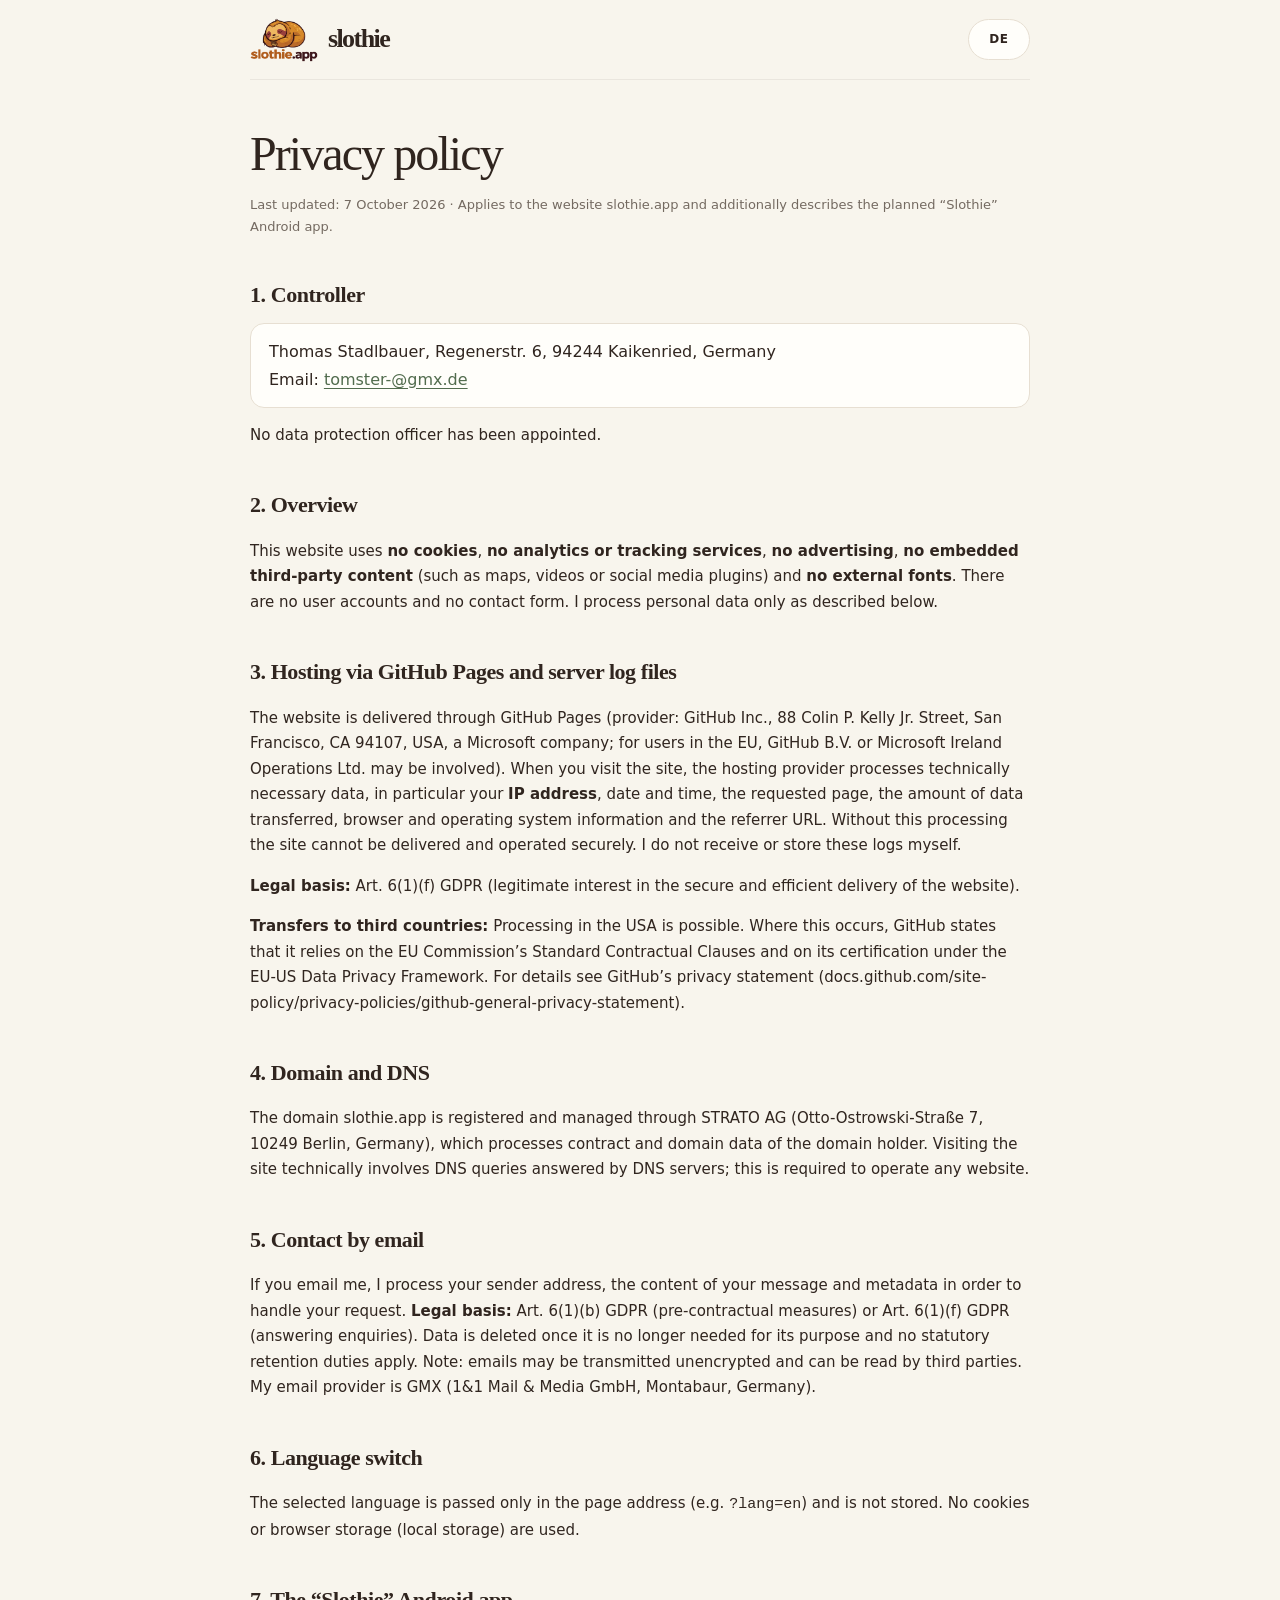
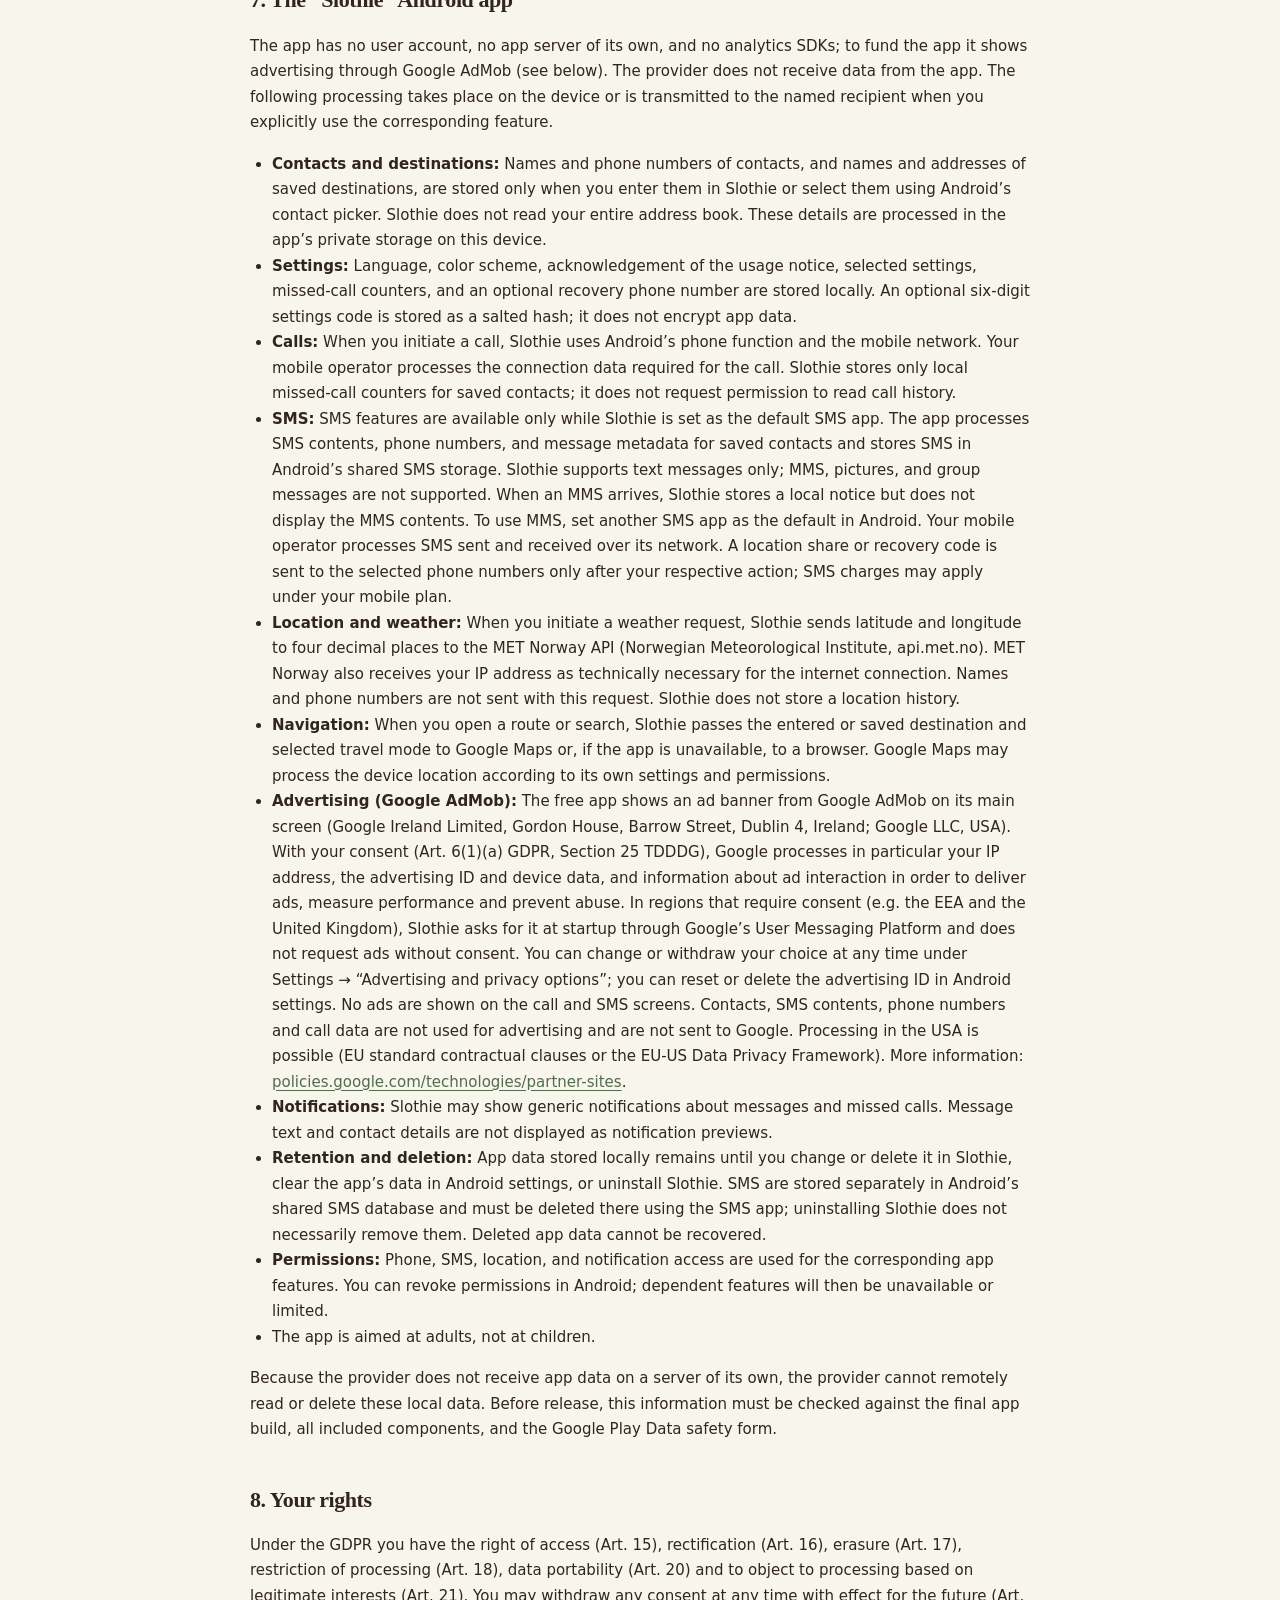
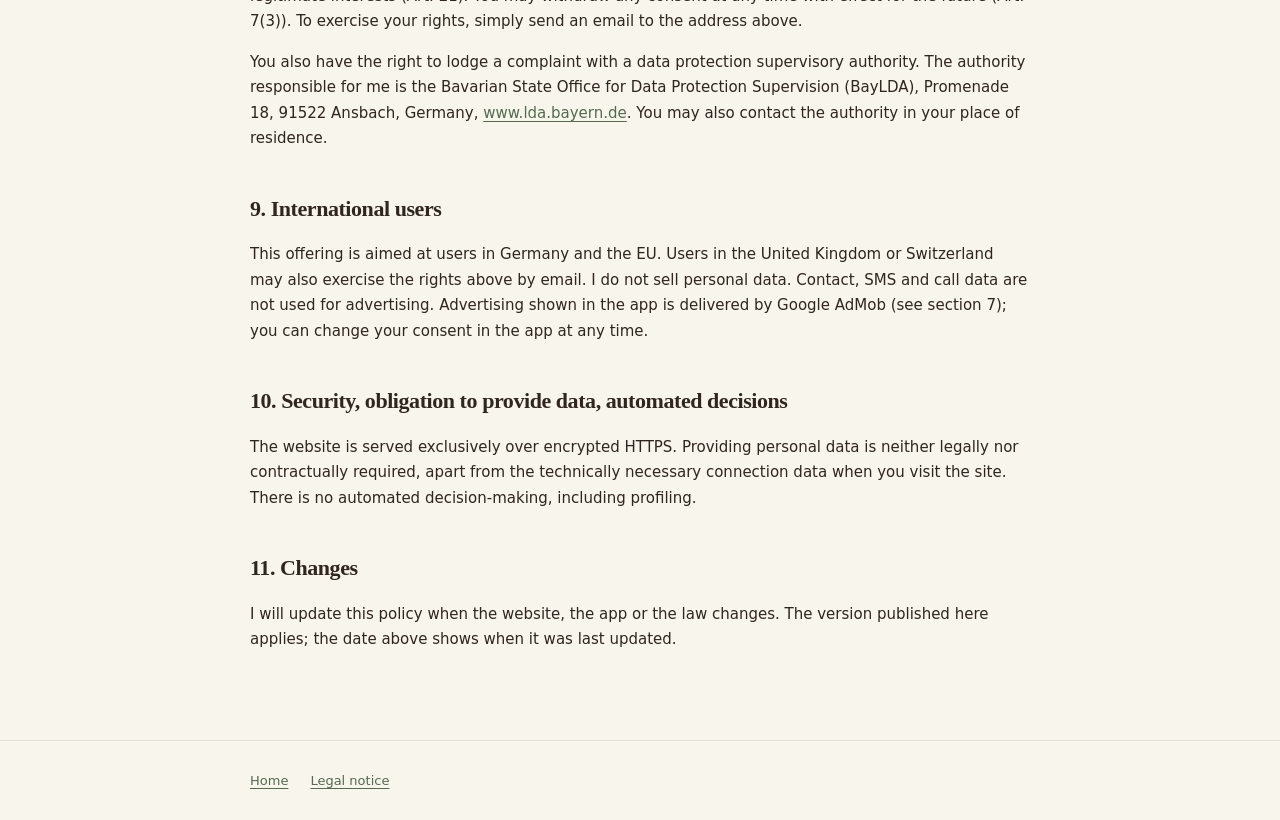
<file: datenschutz.html>
<!doctype html>
<html lang="de">
<head>
  <meta charset="utf-8">
  <meta name="viewport" content="width=device-width, initial-scale=1">
  <meta name="robots" content="index,follow">
  <title>Datenschutzerklärung — Slothie</title>
  <link rel="stylesheet" href="legal.css">
  <noscript><style>[data-l] { display: block !important; }</style></noscript>
</head>
<body>
  <div class="shell">
    <header class="top">
      <a class="brand" href="./"><img src="logo.png" alt=""><span>slothie</span></a>
      <button class="lang" type="button" id="lang">EN</button>
    </header>

    <main>
      <section data-l="de">
        <h1>Datenschutzerklärung</h1>
        <p class="meta">Stand: 7. Oktober 2026 · Gilt für die Website slothie.app und beschreibt den derzeitigen Funktionsumfang der Android-App „Slothie“ (Paketname <code>com.kidscall.app</code>).</p>

        <h2>1. Verantwortlicher</h2>
        <address>Thomas Stadlbauer, Regenerstr. 6, 94244 Kaikenried, Deutschland<br>E-Mail: <a href="mailto:tomster-@gmx.de">tomster-@gmx.de</a></address>
        <p>Ein Datenschutzbeauftragter ist nicht benannt.</p>

        <h2>2. Überblick</h2>
        <p>Diese Website verwendet <b>keine Cookies</b>, <b>keine Analyse- oder Tracking-Dienste</b>, <b>keine Werbung</b>, <b>keine eingebetteten Inhalte Dritter</b> (z. B. Karten, Videos, Social-Media-Plugins) und <b>keine externen Schriftarten</b>. Es gibt kein Benutzerkonto und kein Kontaktformular. Personenbezogene Daten verarbeite ich nur wie unten beschrieben.</p>

        <h2>3. Hosting über GitHub Pages und Server-Logfiles</h2>
        <p>Die Website wird über GitHub Pages bereitgestellt (Anbieter: GitHub Inc., 88 Colin P. Kelly Jr. Street, San Francisco, CA 94107, USA, ein Unternehmen der Microsoft-Gruppe; für Nutzer in der EU ist GitHub B.V. bzw. Microsoft Ireland Operations Ltd. beteiligt). Beim Aufruf der Seite verarbeitet der Hosting-Anbieter technisch notwendige Daten, insbesondere Ihre <b>IP-Adresse</b>, Datum und Uhrzeit, aufgerufene Seite, übertragene Datenmenge, Browser- und Betriebssysteminformationen sowie die Referrer-URL. Ohne diese Verarbeitung kann die Seite nicht ausgeliefert und sicher betrieben werden. Ich selbst erhalte und speichere diese Logdaten nicht.</p>
        <p><b>Rechtsgrundlage:</b> Art. 6 Abs. 1 lit. f DSGVO (berechtigtes Interesse an einer sicheren und effizienten Bereitstellung der Website).</p>
        <p><b>Drittlandübermittlung:</b> Eine Verarbeitung in den USA ist möglich. Soweit dies der Fall ist, stützt sich GitHub nach eigenen Angaben auf Standardvertragsklauseln der EU-Kommission und auf die Zertifizierung unter dem EU-US Data Privacy Framework. Weitere Informationen finden Sie in den Datenschutzhinweisen von GitHub (docs.github.com/site-policy/privacy-policies/github-general-privacy-statement).</p>

        <h2>4. Domain und DNS</h2>
        <p>Die Domain slothie.app wird über STRATO AG (Otto-Ostrowski-Straße 7, 10249 Berlin) registriert und verwaltet. Dort werden Vertrags- und Domaindaten des Domaininhabers verarbeitet. Bei Seitenaufrufen werden DNS-Anfragen technisch bedingt von DNS-Servern beantwortet; das ist für den Betrieb jeder Website erforderlich.</p>

        <h2>5. Kontaktaufnahme per E-Mail</h2>
        <p>Wenn Sie mir eine E-Mail schreiben, verarbeite ich Ihre Absenderadresse, den Inhalt Ihrer Nachricht und Metadaten, um Ihr Anliegen zu bearbeiten. <b>Rechtsgrundlage:</b> Art. 6 Abs. 1 lit. b DSGVO (vorvertragliche Maßnahmen) oder lit. f DSGVO (Beantwortung von Anfragen). Die Daten werden gelöscht, sobald sie für den Zweck nicht mehr erforderlich sind und keine gesetzlichen Aufbewahrungspflichten entgegenstehen. Hinweis: E-Mails werden ggf. unverschlüsselt übertragen und können dabei von Dritten eingesehen werden. Mein E-Mail-Anbieter ist GMX (1&1 Mail & Media GmbH, Montabaur).</p>

        <h2>6. Sprachumschaltung</h2>
        <p>Die gewählte Sprache wird nur in der Adresse der Seite (z. B. <code>?lang=en</code>) übergeben und nicht gespeichert. Es werden keine Cookies oder Browser-Speicher (Local Storage) genutzt.</p>

        <h2>7. Die Android-App „Slothie“</h2>
        <p>Die App hat kein Benutzerkonto, keinen eigenen App-Server und keine Analyse-SDKs; zur Finanzierung zeigt sie Werbung über Google AdMob (siehe unten). Der Anbieter erhält keine Daten aus der App. Die folgenden Verarbeitungen erfolgen auf dem Gerät oder werden durch eine ausdrücklich gewählte Funktion an den jeweils genannten Empfänger übermittelt.</p>
        <ul>
          <li><b>Kontakte und Ziele:</b> Namen und Telefonnummern von Kontakten sowie Namen und Adressen gespeicherter Ziele werden nur gespeichert, wenn Sie sie in Slothie eingeben oder über die Android-Kontaktauswahl auswählen. Slothie liest nicht pauschal Ihr gesamtes Adressbuch. Die Angaben werden im privaten App-Speicher dieses Geräts verarbeitet.</li>
          <li><b>Einstellungen:</b> Sprache, Farbschema, Zustimmungshinweis, ausgewählte Einstellungen, Zähler verpasster Anrufe und eine gegebenenfalls eingerichtete Wiederherstellungsnummer werden lokal gespeichert. Ein optionaler sechsstelliger Einstellungs-Code wird als gesalzener Hash gespeichert; er verschlüsselt keine App-Daten.</li>
          <li><b>Telefonie:</b> Wenn Sie einen Anruf auslösen, verwendet Slothie die Telefonie-Funktion von Android und das Mobilfunknetz. Der jeweilige Mobilfunkanbieter verarbeitet die für den Anruf erforderlichen Verbindungsdaten. Slothie speichert lokal nur Zähler verpasster Anrufe für gespeicherte Kontakte; die App fordert keine Berechtigung zum Lesen des Anrufverlaufs an.</li>
          <li><b>SMS:</b> SMS-Funktionen stehen nur zur Verfügung, wenn Sie Slothie als Standard-SMS-App festlegen. Die App verarbeitet SMS-Inhalte, Telefonnummern und Nachrichtenmetadaten für gespeicherte Kontakte und speichert SMS im gemeinsamen Android-SMS-Speicher. Unterstützt werden nur Textnachrichten; MMS, Bilder und Gruppennachrichten werden nicht unterstützt. Bei Eingang einer MMS speichert Slothie lokal einen Hinweis, zeigt aber den MMS-Inhalt nicht an. Wenn Sie MMS benötigen, legen Sie in Android eine andere SMS-App als Standard fest. Der Mobilfunkanbieter verarbeitet SMS bei Versand und Empfang. Eine Standortfreigabe oder ein Wiederherstellungs-Code wird nur nach Ihrer jeweiligen Aktion an die ausgewählten Telefonnummern gesendet; SMS können nach Ihrem Tarif Kosten verursachen.</li>
          <li><b>Standort und Wetter:</b> Bei einer von Ihnen gestarteten Wetterabfrage übermittelt Slothie Breiten- und Längengrad mit vier Nachkommastellen an die API von MET Norway (Norwegisches Meteorologisches Institut, api.met.no). Durch die Internetverbindung erhält MET Norway außerdem technisch bedingt Ihre IP-Adresse. Namen und Telefonnummern werden dabei nicht übermittelt. Es wird kein Standortverlauf in Slothie gespeichert.</li>
          <li><b>Navigation:</b> Wenn Sie eine Route oder Suche öffnen, übergibt Slothie das eingegebene bzw. gespeicherte Ziel und die gewählte Fortbewegungsart an Google Maps oder, falls die App nicht verfügbar ist, an einen Browser. Google Maps kann den Gerätestandort nach den dort geltenden Einstellungen und Berechtigungen verarbeiten.</li>
          <li><b>Werbung (Google AdMob):</b> Die kostenlose App zeigt auf dem Hauptbildschirm ein Werbebanner von Google AdMob (Google Ireland Limited, Gordon House, Barrow Street, Dublin 4, Irland; Google LLC, USA). Mit Ihrer Einwilligung (Art. 6 Abs. 1 lit. a DSGVO, § 25 TDDDG) verarbeitet Google dabei insbesondere Ihre IP-Adresse, die Werbe-ID und Gerätedaten sowie Angaben zur Anzeigeninteraktion, um Anzeigen auszuliefern, die Leistung zu messen und Missbrauch zu verhindern. In Regionen mit Einwilligungspflicht (z. B. EWR, Vereinigtes Königreich) fragt Slothie beim Start über die Google-Einwilligungsplattform (UMP) ab und fordert ohne Einwilligung keine Anzeigen an. Ihre Wahl können Sie jederzeit unter Einstellungen → „Werbung und Datenschutzoptionen“ ändern oder widerrufen; die Werbe-ID können Sie in den Android-Einstellungen zurücksetzen oder löschen. Auf den Anruf- und SMS-Bildschirmen wird keine Werbung angezeigt. Kontakte, SMS-Inhalte, Telefonnummern und Anrufdaten werden nicht für Werbung verwendet und nicht an Google übermittelt. Eine Verarbeitung in den USA ist möglich (EU-Standardvertragsklauseln bzw. EU-US Data Privacy Framework). Weitere Informationen: <a href="https://policies.google.com/technologies/partner-sites">policies.google.com/technologies/partner-sites</a>.</li>
          <li><b>Benachrichtigungen:</b> Slothie kann allgemeine Hinweise zu Nachrichten und verpassten Anrufen anzeigen. Nachrichtentext und Kontaktdaten werden in der Benachrichtigung nicht als Vorschau angezeigt.</li>
          <li><b>Speicherdauer und Löschung:</b> Lokal gespeicherte App-Daten bleiben erhalten, bis Sie sie in Slothie ändern oder löschen, die App-Daten in den Android-Einstellungen löschen oder Slothie deinstallieren. SMS liegen getrennt davon im gemeinsamen Android-SMS-Speicher und müssen dort über die SMS-App gelöscht werden; sie werden durch das Deinstallieren von Slothie nicht zwingend entfernt. Eine Wiederherstellung nach Datenlöschung ist nicht möglich.</li>
          <li><b>Berechtigungen:</b> Telefon-, SMS-, Standort- und Benachrichtigungszugriffe werden nur für die dazugehörigen App-Funktionen verwendet. Berechtigungen können Sie in Android widerrufen; die davon abhängigen Funktionen stehen dann nicht oder nur eingeschränkt zur Verfügung.</li>
          <li>Die App richtet sich an Erwachsene und nicht an Kinder.</li>
        </ul>
        <p>Da der Anbieter keine App-Daten auf einem eigenen Server erhält, kann er diese lokalen Daten nicht für Sie aus der Ferne auslesen oder löschen. Die Angaben müssen vor einer Veröffentlichung mit dem finalen App-Build, allen eingebundenen Komponenten und den Angaben im Google-Play-Datensicherheitsformular abgeglichen werden.</p>

        <h2>8. Ihre Rechte</h2>
        <p>Sie haben nach der DSGVO folgende Rechte: Auskunft (Art. 15), Berichtigung (Art. 16), Löschung (Art. 17), Einschränkung der Verarbeitung (Art. 18), Datenübertragbarkeit (Art. 20) und Widerspruch gegen Verarbeitungen auf Grundlage berechtigter Interessen (Art. 21). Eine erteilte Einwilligung können Sie jederzeit mit Wirkung für die Zukunft widerrufen (Art. 7 Abs. 3). Zur Ausübung genügt eine E-Mail an die oben genannte Adresse.</p>
        <p>Sie haben außerdem das Recht, sich bei einer Datenschutz-Aufsichtsbehörde zu beschweren. Für mich zuständig ist das Bayerische Landesamt für Datenschutzaufsicht (BayLDA), Promenade 18, 91522 Ansbach, <a href="https://www.lda.bayern.de" rel="noopener">www.lda.bayern.de</a>. Sie können sich auch an die Behörde an Ihrem Wohnort wenden.</p>

        <h2>9. Internationale Nutzer</h2>
        <p>Das Angebot richtet sich an Nutzer in Deutschland und der EU. Auch Nutzer im Vereinigten Königreich oder in der Schweiz können die oben genannten Rechte per E-Mail geltend machen. Ich verkaufe keine personenbezogenen Daten. Kontakt-, SMS- und Anrufdaten werden nicht für Werbung verwendet. Die in der App angezeigte Werbung wird von Google AdMob ausgeliefert (siehe Abschnitt 7); die Einwilligung können Sie in der App jederzeit ändern.</p>

        <h2>10. Sicherheit, Pflicht zur Bereitstellung, automatisierte Entscheidungen</h2>
        <p>Die Website wird ausschließlich über verschlüsseltes HTTPS ausgeliefert. Die Bereitstellung personenbezogener Daten ist weder gesetzlich noch vertraglich vorgeschrieben, außer den technisch nötigen Verbindungsdaten beim Seitenaufruf. Eine automatisierte Entscheidungsfindung einschließlich Profiling findet nicht statt.</p>

        <h2>11. Änderungen</h2>
        <p>Ich passe diese Erklärung an, wenn sich die Website, die App oder die Rechtslage ändert. Es gilt die jeweils hier veröffentlichte Fassung; das Datum oben zeigt den Stand.</p>
      </section>

      <section data-l="en">
        <h1>Privacy policy</h1>
        <p class="meta">Last updated: 7 October 2026 · Applies to the website slothie.app and additionally describes the planned “Slothie” Android app.</p>

        <h2>1. Controller</h2>
        <address>Thomas Stadlbauer, Regenerstr. 6, 94244 Kaikenried, Germany<br>Email: <a href="mailto:tomster-@gmx.de">tomster-@gmx.de</a></address>
        <p>No data protection officer has been appointed.</p>

        <h2>2. Overview</h2>
        <p>This website uses <b>no cookies</b>, <b>no analytics or tracking services</b>, <b>no advertising</b>, <b>no embedded third-party content</b> (such as maps, videos or social media plugins) and <b>no external fonts</b>. There are no user accounts and no contact form. I process personal data only as described below.</p>

        <h2>3. Hosting via GitHub Pages and server log files</h2>
        <p>The website is delivered through GitHub Pages (provider: GitHub Inc., 88 Colin P. Kelly Jr. Street, San Francisco, CA 94107, USA, a Microsoft company; for users in the EU, GitHub B.V. or Microsoft Ireland Operations Ltd. may be involved). When you visit the site, the hosting provider processes technically necessary data, in particular your <b>IP address</b>, date and time, the requested page, the amount of data transferred, browser and operating system information and the referrer URL. Without this processing the site cannot be delivered and operated securely. I do not receive or store these logs myself.</p>
        <p><b>Legal basis:</b> Art. 6(1)(f) GDPR (legitimate interest in the secure and efficient delivery of the website).</p>
        <p><b>Transfers to third countries:</b> Processing in the USA is possible. Where this occurs, GitHub states that it relies on the EU Commission’s Standard Contractual Clauses and on its certification under the EU-US Data Privacy Framework. For details see GitHub’s privacy statement (docs.github.com/site-policy/privacy-policies/github-general-privacy-statement).</p>

        <h2>4. Domain and DNS</h2>
        <p>The domain slothie.app is registered and managed through STRATO AG (Otto-Ostrowski-Straße 7, 10249 Berlin, Germany), which processes contract and domain data of the domain holder. Visiting the site technically involves DNS queries answered by DNS servers; this is required to operate any website.</p>

        <h2>5. Contact by email</h2>
        <p>If you email me, I process your sender address, the content of your message and metadata in order to handle your request. <b>Legal basis:</b> Art. 6(1)(b) GDPR (pre-contractual measures) or Art. 6(1)(f) GDPR (answering enquiries). Data is deleted once it is no longer needed for its purpose and no statutory retention duties apply. Note: emails may be transmitted unencrypted and can be read by third parties. My email provider is GMX (1&amp;1 Mail &amp; Media GmbH, Montabaur, Germany).</p>

        <h2>6. Language switch</h2>
        <p>The selected language is passed only in the page address (e.g. <code>?lang=en</code>) and is not stored. No cookies or browser storage (local storage) are used.</p>

        <h2>7. The “Slothie” Android app</h2>
        <p>The app has no user account, no app server of its own, and no analytics SDKs; to fund the app it shows advertising through Google AdMob (see below). The provider does not receive data from the app. The following processing takes place on the device or is transmitted to the named recipient when you explicitly use the corresponding feature.</p>
        <ul>
          <li><b>Contacts and destinations:</b> Names and phone numbers of contacts, and names and addresses of saved destinations, are stored only when you enter them in Slothie or select them using Android’s contact picker. Slothie does not read your entire address book. These details are processed in the app’s private storage on this device.</li>
          <li><b>Settings:</b> Language, color scheme, acknowledgement of the usage notice, selected settings, missed-call counters, and an optional recovery phone number are stored locally. An optional six-digit settings code is stored as a salted hash; it does not encrypt app data.</li>
          <li><b>Calls:</b> When you initiate a call, Slothie uses Android’s phone function and the mobile network. Your mobile operator processes the connection data required for the call. Slothie stores only local missed-call counters for saved contacts; it does not request permission to read call history.</li>
          <li><b>SMS:</b> SMS features are available only while Slothie is set as the default SMS app. The app processes SMS contents, phone numbers, and message metadata for saved contacts and stores SMS in Android’s shared SMS storage. Slothie supports text messages only; MMS, pictures, and group messages are not supported. When an MMS arrives, Slothie stores a local notice but does not display the MMS contents. To use MMS, set another SMS app as the default in Android. Your mobile operator processes SMS sent and received over its network. A location share or recovery code is sent to the selected phone numbers only after your respective action; SMS charges may apply under your mobile plan.</li>
          <li><b>Location and weather:</b> When you initiate a weather request, Slothie sends latitude and longitude to four decimal places to the MET Norway API (Norwegian Meteorological Institute, api.met.no). MET Norway also receives your IP address as technically necessary for the internet connection. Names and phone numbers are not sent with this request. Slothie does not store a location history.</li>
          <li><b>Navigation:</b> When you open a route or search, Slothie passes the entered or saved destination and selected travel mode to Google Maps or, if the app is unavailable, to a browser. Google Maps may process the device location according to its own settings and permissions.</li>
          <li><b>Advertising (Google AdMob):</b> The free app shows an ad banner from Google AdMob on its main screen (Google Ireland Limited, Gordon House, Barrow Street, Dublin 4, Ireland; Google LLC, USA). With your consent (Art. 6(1)(a) GDPR, Section 25 TDDDG), Google processes in particular your IP address, the advertising ID and device data, and information about ad interaction in order to deliver ads, measure performance and prevent abuse. In regions that require consent (e.g. the EEA and the United Kingdom), Slothie asks for it at startup through Google’s User Messaging Platform and does not request ads without consent. You can change or withdraw your choice at any time under Settings → “Advertising and privacy options”; you can reset or delete the advertising ID in Android settings. No ads are shown on the call and SMS screens. Contacts, SMS contents, phone numbers and call data are not used for advertising and are not sent to Google. Processing in the USA is possible (EU standard contractual clauses or the EU-US Data Privacy Framework). More information: <a href="https://policies.google.com/technologies/partner-sites">policies.google.com/technologies/partner-sites</a>.</li>
          <li><b>Notifications:</b> Slothie may show generic notifications about messages and missed calls. Message text and contact details are not displayed as notification previews.</li>
          <li><b>Retention and deletion:</b> App data stored locally remains until you change or delete it in Slothie, clear the app’s data in Android settings, or uninstall Slothie. SMS are stored separately in Android’s shared SMS database and must be deleted there using the SMS app; uninstalling Slothie does not necessarily remove them. Deleted app data cannot be recovered.</li>
          <li><b>Permissions:</b> Phone, SMS, location, and notification access are used for the corresponding app features. You can revoke permissions in Android; dependent features will then be unavailable or limited.</li>
          <li>The app is aimed at adults, not at children.</li>
        </ul>
        <p>Because the provider does not receive app data on a server of its own, the provider cannot remotely read or delete these local data. Before release, this information must be checked against the final app build, all included components, and the Google Play Data safety form.</p>

        <h2>8. Your rights</h2>
        <p>Under the GDPR you have the right of access (Art. 15), rectification (Art. 16), erasure (Art. 17), restriction of processing (Art. 18), data portability (Art. 20) and to object to processing based on legitimate interests (Art. 21). You may withdraw any consent at any time with effect for the future (Art. 7(3)). To exercise your rights, simply send an email to the address above.</p>
        <p>You also have the right to lodge a complaint with a data protection supervisory authority. The authority responsible for me is the Bavarian State Office for Data Protection Supervision (BayLDA), Promenade 18, 91522 Ansbach, Germany, <a href="https://www.lda.bayern.de" rel="noopener">www.lda.bayern.de</a>. You may also contact the authority in your place of residence.</p>

        <h2>9. International users</h2>
        <p>This offering is aimed at users in Germany and the EU. Users in the United Kingdom or Switzerland may also exercise the rights above by email. I do not sell personal data. Contact, SMS and call data are not used for advertising. Advertising shown in the app is delivered by Google AdMob (see section 7); you can change your consent in the app at any time.</p>

        <h2>10. Security, obligation to provide data, automated decisions</h2>
        <p>The website is served exclusively over encrypted HTTPS. Providing personal data is neither legally nor contractually required, apart from the technically necessary connection data when you visit the site. There is no automated decision-making, including profiling.</p>

        <h2>11. Changes</h2>
        <p>I will update this policy when the website, the app or the law changes. The version published here applies; the date above shows when it was last updated.</p>
      </section>
    </main>
  </div>

  <footer>
    <div class="shell foot">
      <a href="./" data-l="de">Startseite</a><a href="./" data-l="en">Home</a>
      <a href="impressum.html"><span data-l="de">Impressum</span><span data-l="en">Legal notice</span></a>
    </div>
  </footer>

  <script>
    (function () {
      var params = new URLSearchParams(location.search);
      var requested = params.get("lang");
      var lang = requested === "en" || requested === "de" ? requested : ((navigator.language || "de").toLowerCase().indexOf("de") === 0 ? "de" : "en");
      var button = document.getElementById("lang");
      function apply(next) {
        lang = next;
        document.documentElement.lang = lang;
        button.textContent = lang === "de" ? "EN" : "DE";
        button.setAttribute("aria-label", lang === "de" ? "Switch to English" : "Zu Deutsch wechseln");
        document.title = lang === "de" ? "Datenschutzerklärung — Slothie" : "Privacy policy — Slothie";
        document.querySelectorAll("a[href]").forEach(function (a) {
          var href = a.getAttribute("href");
          if (href === "./" || href === "impressum.html") a.setAttribute("href", href.split("?")[0] + "?lang=" + lang);
        });
      }
      button.addEventListener("click", function () { apply(lang === "de" ? "en" : "de"); });
      apply(lang);
    })();
  </script>
</body>
</html>
</file>
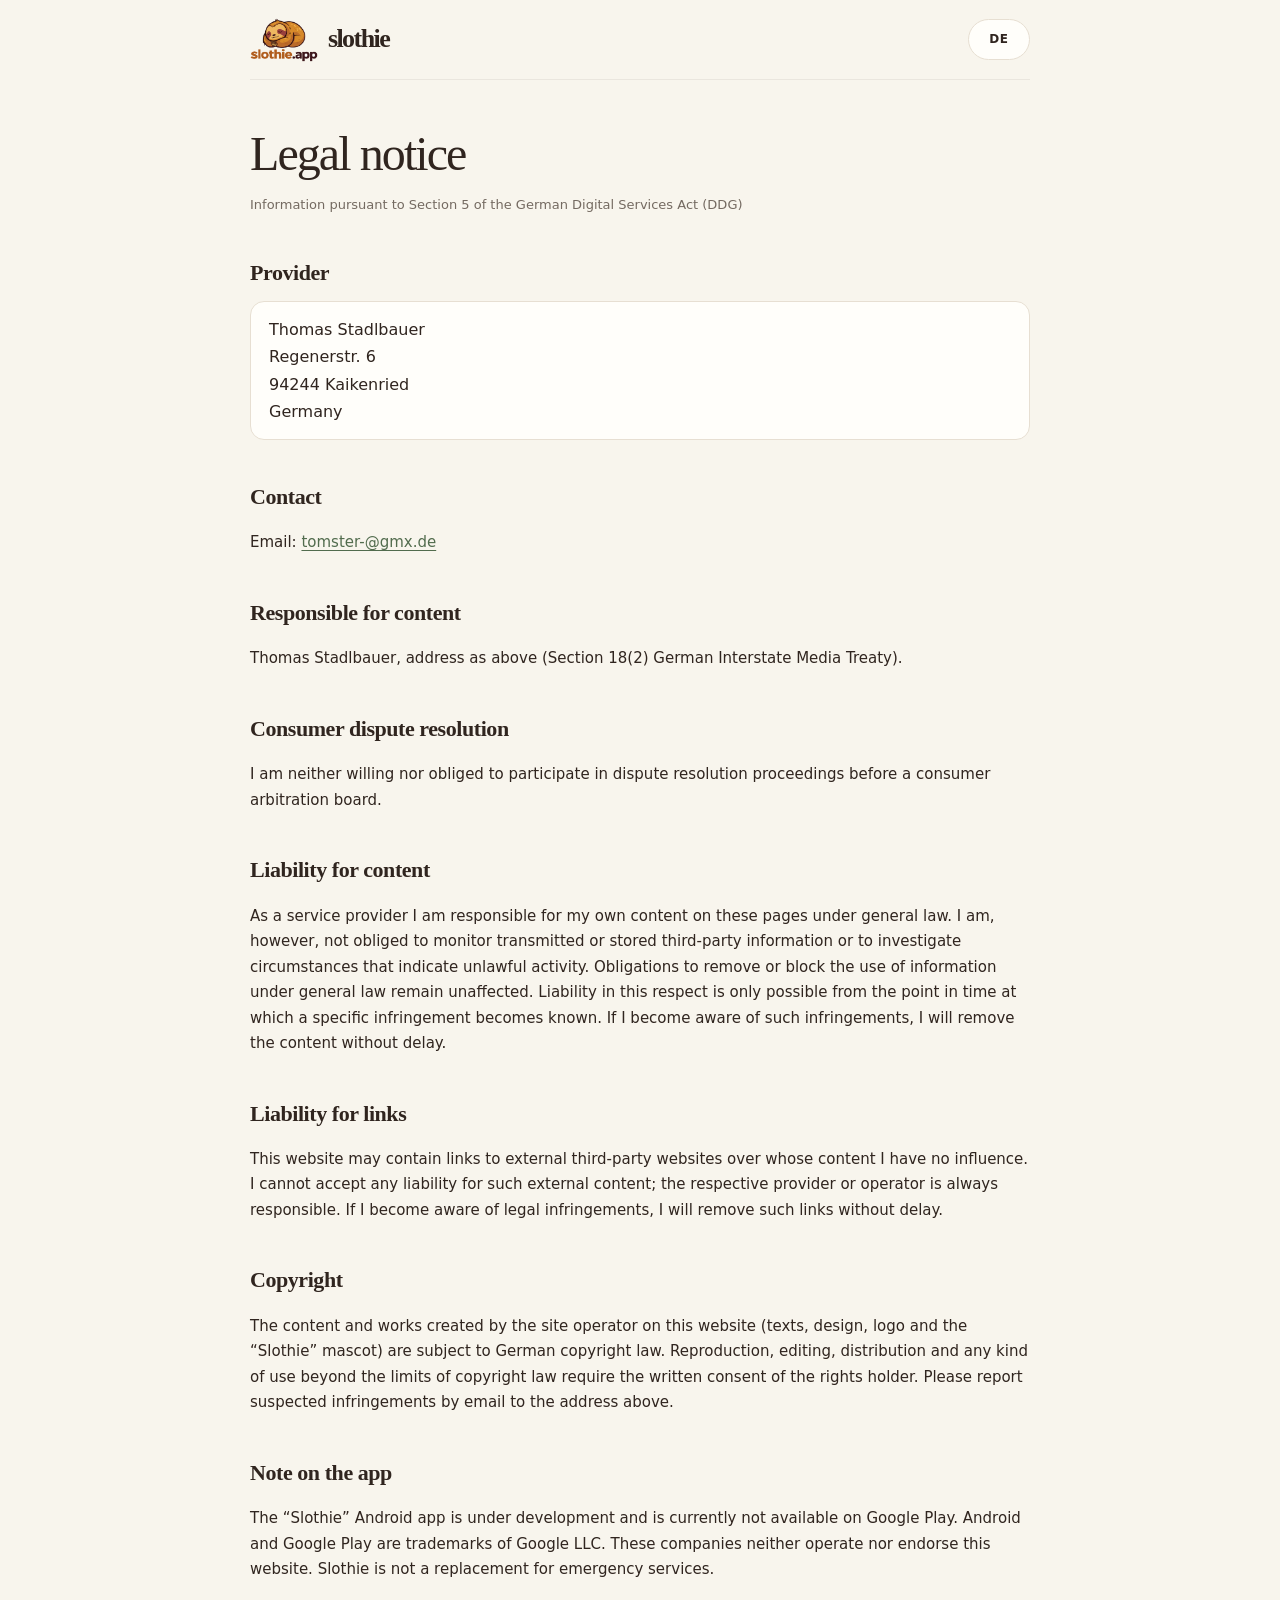
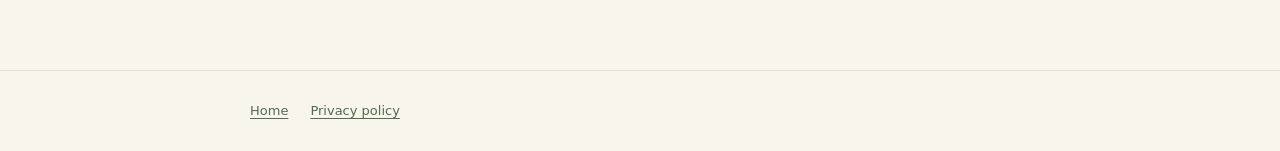
<file: impressum.html>
<!doctype html>
<html lang="de">
<head>
  <meta charset="utf-8">
  <meta name="viewport" content="width=device-width, initial-scale=1">
  <meta name="robots" content="index,follow">
  <title>Impressum — Slothie</title>
  <link rel="stylesheet" href="legal.css">
  <noscript><style>[data-l] { display: block !important; }</style></noscript>
</head>
<body>
  <div class="shell">
    <header class="top">
      <a class="brand" href="./"><img src="logo.png" alt=""><span>slothie</span></a>
      <button class="lang" type="button" id="lang">EN</button>
    </header>

    <main>
      <section data-l="de">
        <h1>Impressum</h1>
        <p class="meta">Angaben gemäß § 5 Digitale-Dienste-Gesetz (DDG)</p>

        <h2>Anbieter</h2>
        <address>
          Thomas Stadlbauer<br>
          Regenerstr. 6<br>
          94244 Kaikenried<br>
          Deutschland
        </address>

        <h2>Kontakt</h2>
        <p>E-Mail: <a href="mailto:tomster-@gmx.de">tomster-@gmx.de</a></p>

        <h2>Verantwortlich für den Inhalt</h2>
        <p>Thomas Stadlbauer, Anschrift wie oben (§ 18 Abs. 2 Medienstaatsvertrag).</p>

        <h2>Verbraucherstreitbeilegung</h2>
        <p>Ich bin nicht bereit und nicht verpflichtet, an Streitbeilegungsverfahren vor einer Verbraucherschlichtungsstelle teilzunehmen.</p>

        <h2>Haftung für Inhalte</h2>
        <p>Als Diensteanbieter bin ich nach den allgemeinen Gesetzen für eigene Inhalte auf diesen Seiten verantwortlich. Ich bin jedoch nicht verpflichtet, übermittelte oder gespeicherte fremde Informationen zu überwachen oder nach Umständen zu forschen, die auf eine rechtswidrige Tätigkeit hinweisen. Verpflichtungen zur Entfernung oder Sperrung der Nutzung von Informationen nach den allgemeinen Gesetzen bleiben unberührt. Eine Haftung ist erst ab Kenntnis einer konkreten Rechtsverletzung möglich; bei Bekanntwerden entsprechender Rechtsverletzungen entferne ich diese Inhalte umgehend.</p>

        <h2>Haftung für Links</h2>
        <p>Diese Website kann Links zu externen Websites Dritter enthalten, auf deren Inhalte ich keinen Einfluss habe. Für diese fremden Inhalte kann ich keine Gewähr übernehmen; verantwortlich ist stets der jeweilige Anbieter. Bei Bekanntwerden von Rechtsverletzungen entferne ich derartige Links umgehend.</p>

        <h2>Urheberrecht</h2>
        <p>Die durch den Seitenbetreiber erstellten Inhalte und Werke auf dieser Website (Texte, Gestaltung, Logo und Maskottchen „Slothie“) unterliegen dem deutschen Urheberrecht. Vervielfältigung, Bearbeitung, Verbreitung und jede Art der Verwertung außerhalb der Grenzen des Urheberrechts bedürfen der schriftlichen Zustimmung des Rechteinhabers. Hinweise auf Rechtsverletzungen sende bitte per E-Mail an die oben genannte Adresse.</p>

        <h2>Hinweis zur App</h2>
        <p>Die Android-App „Slothie“ befindet sich in Entwicklung und ist derzeit nicht im Google Play Store erhältlich. Android und Google Play sind Marken von Google LLC. Diese Unternehmen sind weder Betreiber noch Unterstützer dieser Website. Slothie ersetzt keinen Notruf.</p>
      </section>

      <section data-l="en">
        <h1>Legal notice</h1>
        <p class="meta">Information pursuant to Section 5 of the German Digital Services Act (DDG)</p>

        <h2>Provider</h2>
        <address>
          Thomas Stadlbauer<br>
          Regenerstr. 6<br>
          94244 Kaikenried<br>
          Germany
        </address>

        <h2>Contact</h2>
        <p>Email: <a href="mailto:tomster-@gmx.de">tomster-@gmx.de</a></p>

        <h2>Responsible for content</h2>
        <p>Thomas Stadlbauer, address as above (Section 18(2) German Interstate Media Treaty).</p>

        <h2>Consumer dispute resolution</h2>
        <p>I am neither willing nor obliged to participate in dispute resolution proceedings before a consumer arbitration board.</p>

        <h2>Liability for content</h2>
        <p>As a service provider I am responsible for my own content on these pages under general law. I am, however, not obliged to monitor transmitted or stored third-party information or to investigate circumstances that indicate unlawful activity. Obligations to remove or block the use of information under general law remain unaffected. Liability in this respect is only possible from the point in time at which a specific infringement becomes known. If I become aware of such infringements, I will remove the content without delay.</p>

        <h2>Liability for links</h2>
        <p>This website may contain links to external third-party websites over whose content I have no influence. I cannot accept any liability for such external content; the respective provider or operator is always responsible. If I become aware of legal infringements, I will remove such links without delay.</p>

        <h2>Copyright</h2>
        <p>The content and works created by the site operator on this website (texts, design, logo and the “Slothie” mascot) are subject to German copyright law. Reproduction, editing, distribution and any kind of use beyond the limits of copyright law require the written consent of the rights holder. Please report suspected infringements by email to the address above.</p>

        <h2>Note on the app</h2>
        <p>The “Slothie” Android app is under development and is currently not available on Google Play. Android and Google Play are trademarks of Google LLC. These companies neither operate nor endorse this website. Slothie is not a replacement for emergency services.</p>
      </section>
    </main>
  </div>

  <footer>
    <div class="shell foot">
      <a href="./" data-l="de">Startseite</a><a href="./" data-l="en">Home</a>
      <a href="datenschutz.html" data-keep="1"><span data-l="de">Datenschutz</span><span data-l="en">Privacy policy</span></a>
    </div>
  </footer>

  <script>
    (function () {
      var params = new URLSearchParams(location.search);
      var requested = params.get("lang");
      var lang = requested === "en" || requested === "de" ? requested : ((navigator.language || "de").toLowerCase().indexOf("de") === 0 ? "de" : "en");
      var button = document.getElementById("lang");
      function apply(next) {
        lang = next;
        document.documentElement.lang = lang;
        button.textContent = lang === "de" ? "EN" : "DE";
        button.setAttribute("aria-label", lang === "de" ? "Switch to English" : "Zu Deutsch wechseln");
        document.title = lang === "de" ? "Impressum — Slothie" : "Legal notice — Slothie";
        document.querySelectorAll("a[href]").forEach(function (a) {
          var href = a.getAttribute("href");
          if (href === "./" || href === "datenschutz.html") a.setAttribute("href", href.split("?")[0] + "?lang=" + lang);
        });
      }
      button.addEventListener("click", function () { apply(lang === "de" ? "en" : "de"); });
      apply(lang);
    })();
  </script>
</body>
</html>
</file>
<file: legal.css>
:root {
  color-scheme: light;
  --ink: #30251f;
  --muted: #746a61;
  --paper: #f8f5ed;
  --white: #fffefa;
  --green: #526c4e;
  --green-soft: #e6ecdf;
  --line: #e7dfd2;
  font-family: Inter, ui-sans-serif, system-ui, -apple-system, BlinkMacSystemFont, "Segoe UI", sans-serif;
}
* { box-sizing: border-box; }
body { margin: 0; color: var(--ink); background: var(--paper); line-height: 1.7; }
a { color: var(--green); text-underline-offset: 3px; }
.shell { width: min(780px, calc(100% - 40px)); margin-inline: auto; }
.top { min-height: 80px; display: flex; align-items: center; justify-content: space-between; gap: 16px; border-bottom: 1px solid #30251f12; }
.brand { display: inline-flex; align-items: center; gap: 10px; color: var(--ink); font-family: Georgia, "Times New Roman", serif; font-size: 26px; font-weight: 700; letter-spacing: -.06em; text-decoration: none; }
.brand img { width: auto; height: 44px; }
.lang { min-width: 62px; padding: 9px 12px; border: 1px solid var(--line); border-radius: 999px; color: var(--ink); background: var(--white); font: inherit; font-size: 12px; font-weight: 750; letter-spacing: .06em; cursor: pointer; }
.lang:hover { background: var(--green-soft); }
:focus-visible { outline: 3px solid #78966f; outline-offset: 4px; }
main { padding-block: 48px 72px; }
h1 { margin: 0 0 8px; font-family: Georgia, "Times New Roman", serif; font-size: clamp(34px, 6vw, 48px); font-weight: 500; letter-spacing: -.04em; line-height: 1.1; }
h2 { margin: 38px 0 8px; font-family: Georgia, "Times New Roman", serif; font-size: 22px; font-weight: 600; letter-spacing: -.02em; }
h3 { margin: 22px 0 4px; font-size: 15px; }
p, li { font-size: 15px; }
ul { padding-left: 22px; }
.meta { color: var(--muted); font-size: 13px; }
address { font-style: normal; padding: 14px 18px; margin: 10px 0; border: 1px solid var(--line); border-radius: 14px; background: var(--white); }
.notice { padding: 12px 16px; margin: 18px 0; border-left: 3px solid #d48a4e; border-radius: 4px; background: #f4ece0; font-size: 14px; }
footer { border-top: 1px solid var(--line); }
.foot { min-height: 80px; display: flex; align-items: center; flex-wrap: wrap; gap: 8px 22px; font-size: 13px; color: var(--muted); }
html[lang="de"] [data-l="en"], html[lang="en"] [data-l="de"] { display: none; }
</file>
